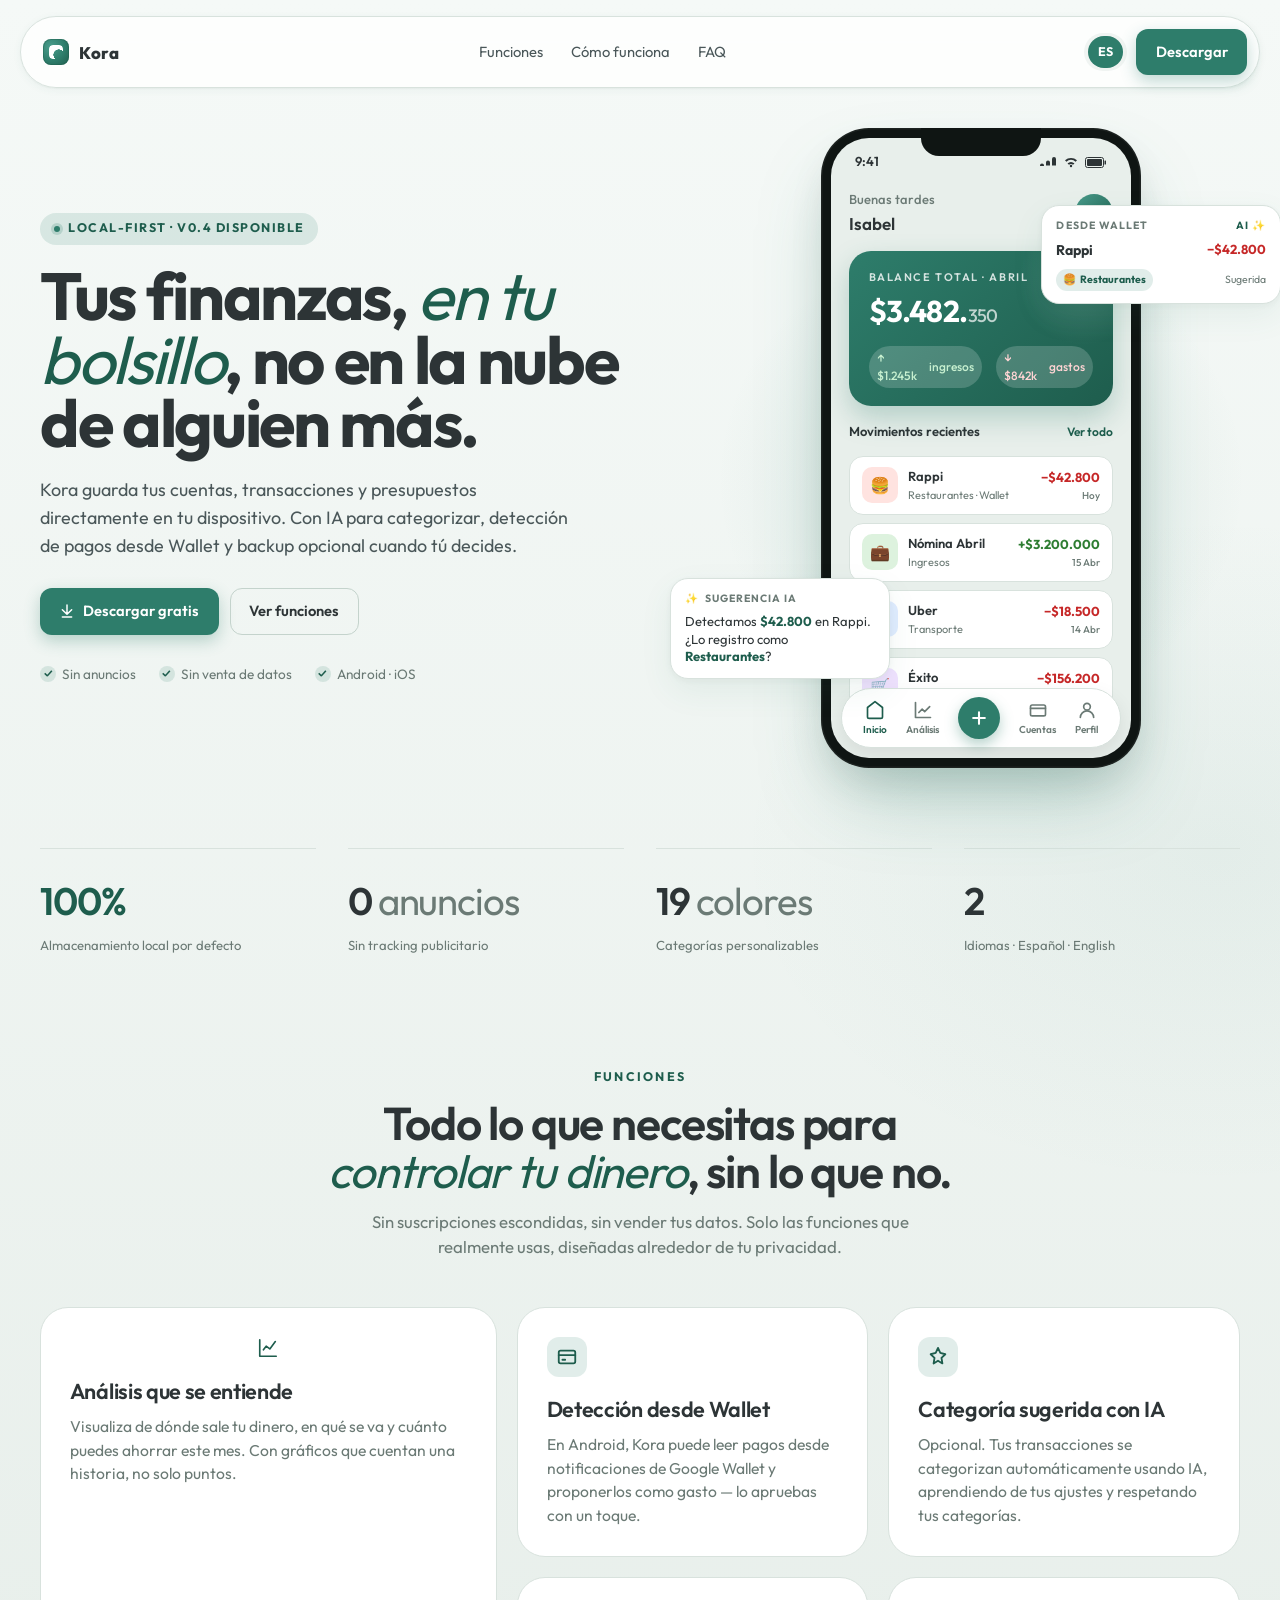
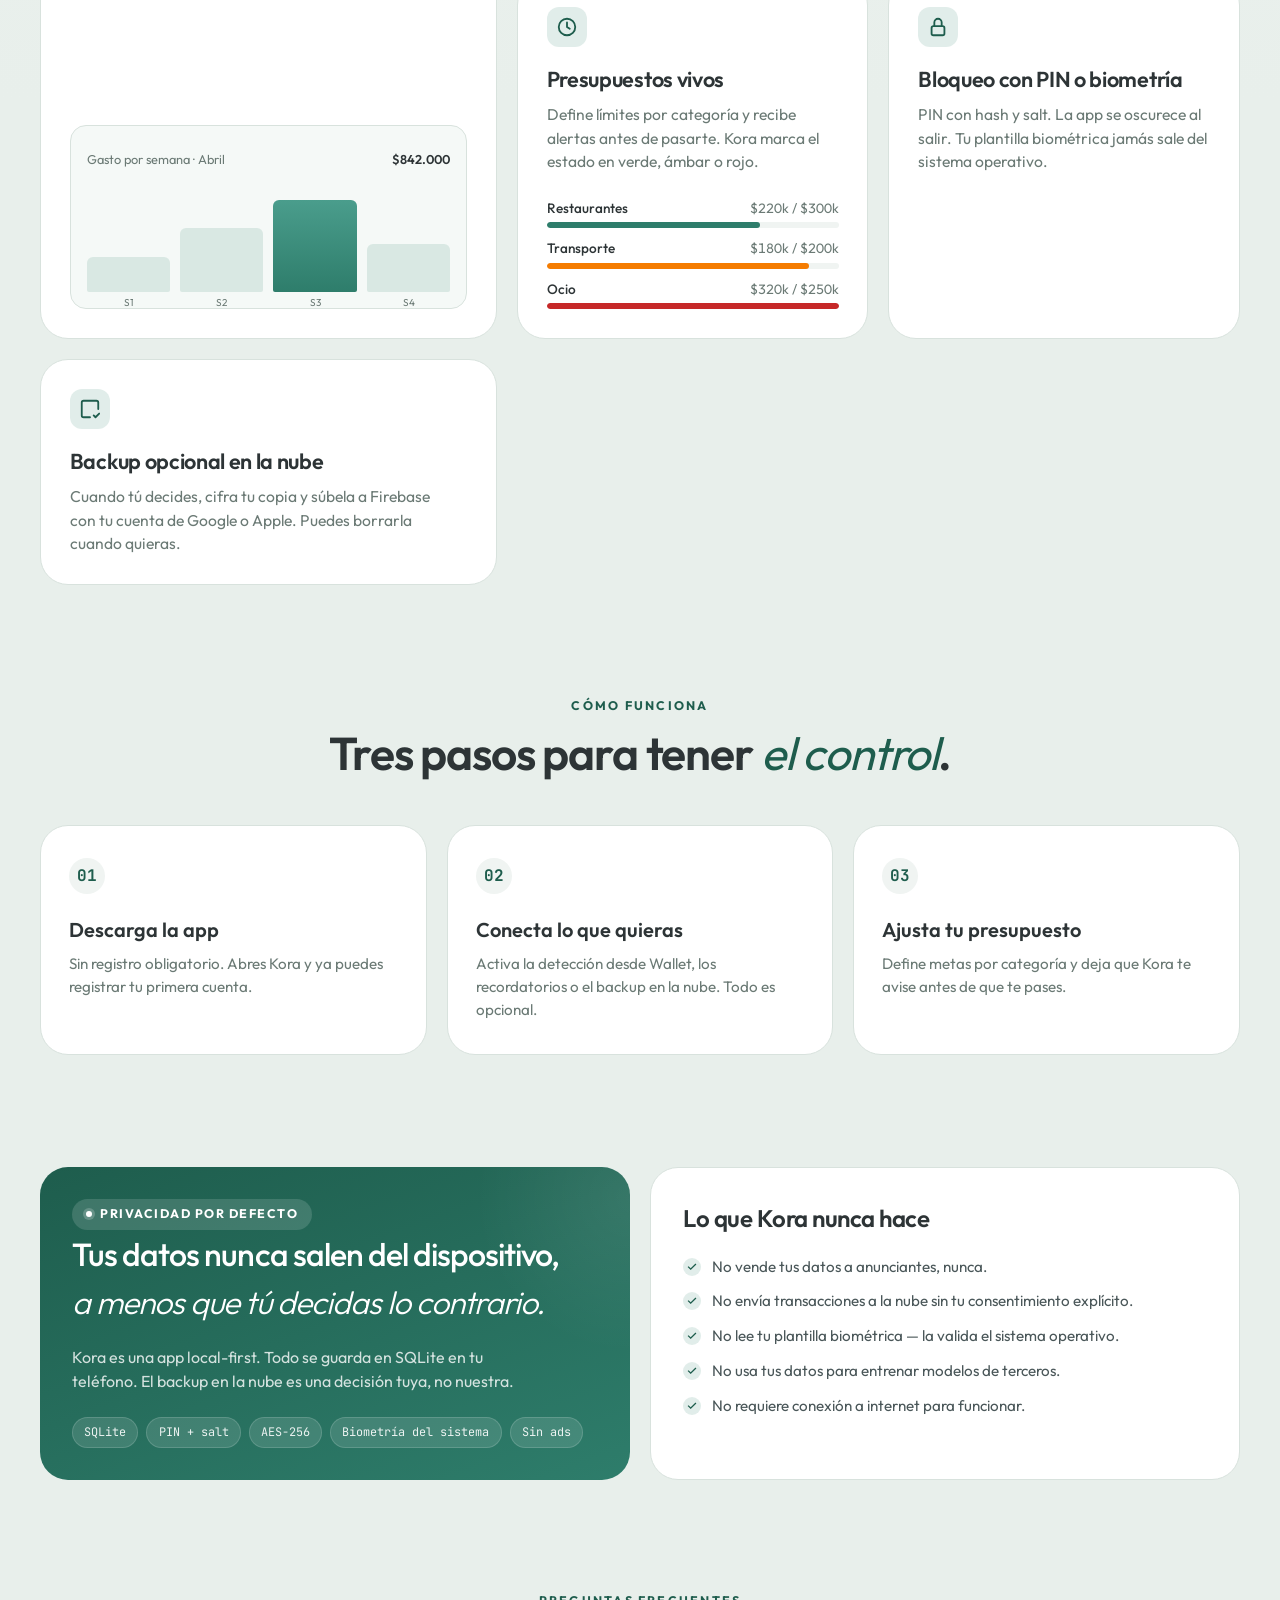
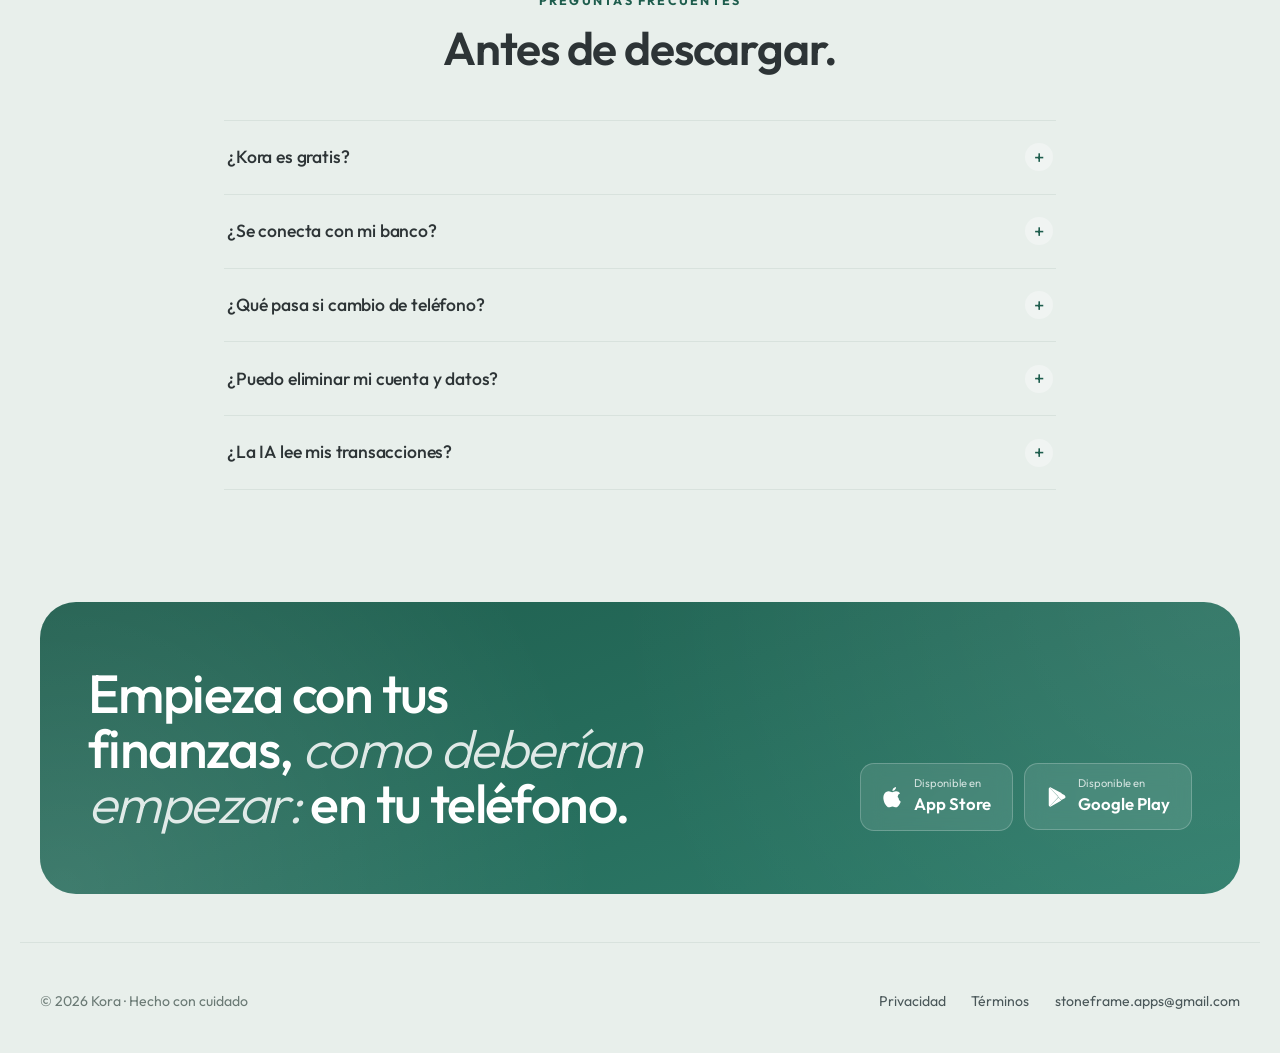
<file: index.html>
<!DOCTYPE html>
<html lang="es">
<head>
<meta charset="UTF-8" />
<meta name="viewport" content="width=device-width, initial-scale=1" />
<title>Kora — Finanzas personales con privacidad</title>
<meta name="description" content="Kora guarda tus cuentas, transacciones y presupuestos directamente en tu dispositivo. IA para categorizar, detección de pagos desde Wallet y backup opcional." />
<link rel="preconnect" href="https://fonts.googleapis.com">
<link rel="preconnect" href="https://fonts.gstatic.com" crossorigin>
<link href="https://fonts.googleapis.com/css2?family=Outfit:wght@300;400;500;600;700;800&family=JetBrains+Mono:wght@400;500&display=swap" rel="stylesheet">
<link rel="stylesheet" href="./styles.css" />
</head>
<body>

<!-- NAV -->
<div class="nav-wrap">
  <nav class="nav">
    <a href="./" class="brand"><span class="brand-mark"></span>Kora</a>
    <div class="nav-links">
      <a href="#features" data-i="features">Funciones</a>
      <a href="#how" data-i="how">Cómo funciona</a>
      <a href="#faq" data-i="faq">FAQ</a>
    </div>
    <div class="nav-cta">
      <div class="lang-switch" role="group" aria-label="Language">
        <button data-lang="es" class="active">ES</button>
        <button data-lang="en">EN</button>
      </div>
      <a href="#download" class="btn btn-primary" data-i="nav_cta">Descargar</a>
    </div>
  </nav>
</div>

<!-- HERO -->
<section class="hero" data-variant="editorial" id="hero">
  <div class="hero-inner">
    <div class="hero-copy-block reveal">
      <div class="eyebrow">
        <span class="dot"></span>
        <span data-i="eyebrow">Local-first · v0.4 disponible</span>
      </div>
      <h1 class="hero-title" data-i="title">
        Tus finanzas, <em data-i="title_em">en tu bolsillo</em>, no en la nube de alguien más.
      </h1>
      <p class="hero-sub" data-i="sub">
        Kora guarda tus cuentas, transacciones y presupuestos directamente en tu dispositivo.
        Con IA para categorizar, detección de pagos desde Wallet y backup opcional cuando tú decides.
      </p>
      <div class="hero-ctas">
        <a href="#download" class="btn btn-primary">
          <svg width="16" height="16" viewBox="0 0 24 24" fill="none" stroke="currentColor" stroke-width="2.2" stroke-linecap="round" stroke-linejoin="round"><path d="M12 3v14M5 10l7 7 7-7M5 21h14"/></svg>
          <span data-i="cta_primary">Descargar gratis</span>
        </a>
        <a href="#features" class="btn btn-outline"><span data-i="cta_secondary">Ver funciones</span></a>
      </div>
      <div class="hero-meta">
        <span class="item"><span class="check">&#10003;</span> <span data-i="meta1">Sin anuncios</span></span>
        <span class="item"><span class="check">&#10003;</span> <span data-i="meta2">Sin venta de datos</span></span>
        <span class="item"><span class="check">&#10003;</span> <span data-i="meta3">Android · iOS</span></span>
      </div>
    </div>

    <div class="phone-stage reveal">
      <!-- Floating wallet notification -->
      <div class="float-wallet">
        <div class="head"><span data-i="fw_from">DESDE WALLET</span><span>AI &#10024;</span></div>
        <div class="row">
          <div class="merchant">Rappi</div>
          <div class="amount">&minus;$42.800</div>
        </div>
        <div class="row" style="margin-top:2px;">
          <span class="tag">&#127828; <span data-i="fw_cat">Restaurantes</span></span>
          <span style="color:var(--muted); font-size: 10.5px; align-self:center;" data-i="fw_sugg">Sugerida</span>
        </div>
      </div>

      <!-- Phone mockup -->
      <div class="phone">
        <div class="phone-notch"></div>
        <div class="phone-screen">
          <div class="status-bar">
            <span>9:41</span>
            <div class="right">
              <svg width="18" height="12" viewBox="0 0 18 12" fill="none"><path d="M1 9.5a2 2 0 012-2 2 2 0 012 2v.5H1v-.5zM7 6.5a2 2 0 012-2 2 2 0 012 2v3H7v-3zM13 3a2 2 0 012-2 2 2 0 012 2v6.5h-4V3z" fill="currentColor"/></svg>
              <svg width="16" height="12" viewBox="0 0 16 12" fill="none"><path d="M8 2a9 9 0 00-6 2.3l1.4 1.4A7 7 0 018 3.8a7 7 0 014.6 1.9L14 4.3A9 9 0 008 2zM8 6a5 5 0 00-3.5 1.5L6 8.8A3 3 0 018 8a3 3 0 012 .8l1.5-1.3A5 5 0 008 6z" fill="currentColor"/><circle cx="8" cy="10" r="1.2" fill="currentColor"/></svg>
              <svg width="22" height="11" viewBox="0 0 22 11" fill="none"><rect x="0.5" y="0.5" width="18" height="10" rx="2" stroke="currentColor" fill="none"/><rect x="2" y="2" width="15" height="7" rx="1" fill="currentColor"/><rect x="19.5" y="3.5" width="1.5" height="4" rx="0.5" fill="currentColor"/></svg>
            </div>
          </div>

          <div class="app">
            <div class="app-header">
              <div>
                <div class="greeting" data-i="app_hello">Buenas tardes</div>
                <div class="username">Isabel</div>
              </div>
              <div class="avatar">IG</div>
            </div>

            <div class="balance-card">
              <div class="balance-label" data-i="app_balance">Balance total · Abril</div>
              <div class="balance-amount">$3.482.<small>350</small></div>
              <div class="balance-sub">
                <span class="balance-pill up">&uarr; $1.245k <span data-i="app_in">ingresos</span></span>
                <span class="balance-pill down">&darr; $842k <span data-i="app_out">gastos</span></span>
              </div>
            </div>

            <div class="section-title">
              <span data-i="app_recent">Movimientos recientes</span>
              <a href="#" data-i="app_all">Ver todo</a>
            </div>

            <div class="tx-list">
              <div class="tx">
                <div class="tx-icon food">&#127828;</div>
                <div class="tx-main">
                  <div class="name">Rappi</div>
                  <div class="cat" data-i="tx_food">Restaurantes · Wallet</div>
                </div>
                <div class="tx-amt neg">&minus;$42.800<span class="date" data-i="tx_today">Hoy</span></div>
              </div>
              <div class="tx">
                <div class="tx-icon income">&#128188;</div>
                <div class="tx-main">
                  <div class="name" data-i="tx_salary_n">Nómina Abril</div>
                  <div class="cat" data-i="tx_salary_c">Ingresos</div>
                </div>
                <div class="tx-amt pos">+$3.200.000<span class="date">15 Abr</span></div>
              </div>
              <div class="tx">
                <div class="tx-icon transport">&#128663;</div>
                <div class="tx-main">
                  <div class="name">Uber</div>
                  <div class="cat" data-i="tx_tr">Transporte</div>
                </div>
                <div class="tx-amt neg">&minus;$18.500<span class="date">14 Abr</span></div>
              </div>
              <div class="tx">
                <div class="tx-icon shop">&#128722;</div>
                <div class="tx-main">
                  <div class="name">Éxito</div>
                  <div class="cat" data-i="tx_sh">Mercado</div>
                </div>
                <div class="tx-amt neg">&minus;$156.200<span class="date">13 Abr</span></div>
              </div>
            </div>
          </div>

          <div class="phone-tabs">
            <div class="phone-tab active">
              <svg viewBox="0 0 24 24" fill="none" stroke="currentColor" stroke-width="2" stroke-linecap="round" stroke-linejoin="round"><path d="M3 9l9-7 9 7v11a2 2 0 01-2 2H5a2 2 0 01-2-2z"/></svg>
              <span data-i="tab1">Inicio</span>
            </div>
            <div class="phone-tab">
              <svg viewBox="0 0 24 24" fill="none" stroke="currentColor" stroke-width="2" stroke-linecap="round" stroke-linejoin="round"><path d="M3 3v18h18"/><path d="M7 15l4-4 3 3 6-6"/></svg>
              <span data-i="tab2">Análisis</span>
            </div>
            <div class="phone-tab fab">
              <svg viewBox="0 0 24 24" fill="none" stroke="currentColor" stroke-width="2.5" stroke-linecap="round"><path d="M12 5v14M5 12h14"/></svg>
            </div>
            <div class="phone-tab">
              <svg viewBox="0 0 24 24" fill="none" stroke="currentColor" stroke-width="2" stroke-linecap="round" stroke-linejoin="round"><rect x="3" y="6" width="18" height="13" rx="2"/><path d="M3 10h18"/></svg>
              <span data-i="tab3">Cuentas</span>
            </div>
            <div class="phone-tab">
              <svg viewBox="0 0 24 24" fill="none" stroke="currentColor" stroke-width="2" stroke-linecap="round" stroke-linejoin="round"><circle cx="12" cy="8" r="4"/><path d="M4 21a8 8 0 0116 0"/></svg>
              <span data-i="tab4">Perfil</span>
            </div>
          </div>
        </div>
      </div>

      <!-- AI floating hint -->
      <div class="float-ai">
        <div class="ai-head">&#10024; <span data-i="ai_t">SUGERENCIA IA</span></div>
        <div class="body" data-i="ai_body">Detectamos <b>$42.800</b> en Rappi. ¿Lo registro como <b>Restaurantes</b>?</div>
      </div>
    </div>
  </div>
</section>

<!-- TRUST STRIP -->
<section class="trust-strip reveal" id="stats">
  <div class="item">
    <div class="big"><em>100%</em></div>
    <div class="lbl" data-i="stat1">Almacenamiento local por defecto</div>
  </div>
  <div class="item">
    <div class="big">0 <span style="color:var(--muted); font-weight:400;" data-i="stat2s">anuncios</span></div>
    <div class="lbl" data-i="stat2">Sin tracking publicitario</div>
  </div>
  <div class="item">
    <div class="big">19 <span style="color:var(--muted); font-weight:400;" data-i="stat3s">colores</span></div>
    <div class="lbl" data-i="stat3">Categorías personalizables</div>
  </div>
  <div class="item">
    <div class="big">2</div>
    <div class="lbl" data-i="stat4">Idiomas · Español · English</div>
  </div>
</section>

<!-- FEATURES -->
<section class="block" id="features">
  <div class="section-head reveal">
    <div class="eyebrow-text" data-i="feat_eye">Funciones</div>
    <h2 data-i="feat_title">Todo lo que necesitas para <em data-i="feat_title_em">controlar tu dinero</em>, sin lo que no.</h2>
    <p data-i="feat_sub">Sin suscripciones escondidas, sin vender tus datos. Solo las funciones que realmente usas, diseñadas alrededor de tu privacidad.</p>
  </div>

  <div class="features">
    <article class="feature wide reveal">
      <div class="icon">
        <svg viewBox="0 0 24 24" fill="none" stroke="currentColor" stroke-width="1.8" stroke-linecap="round" stroke-linejoin="round"><path d="M3 3v18h18"/><path d="M7 14l3-4 4 3 6-8"/></svg>
      </div>
      <h3 data-i="f1_t">Análisis que se entiende</h3>
      <p data-i="f1_p">Visualiza de dónde sale tu dinero, en qué se va y cuánto puedes ahorrar este mes. Con gráficos que cuentan una historia, no solo puntos.</p>

      <div class="chart preview">
        <div class="chart-head">
          <span data-i="f1_ch_t">Gasto por semana · Abril</span>
          <b>$842.000</b>
        </div>
        <div class="bars">
          <div class="bar" style="height: 32%"><span>S1</span></div>
          <div class="bar" style="height: 58%"><span>S2</span></div>
          <div class="bar active" style="height: 84%"><span>S3</span></div>
          <div class="bar" style="height: 44%"><span>S4</span></div>
        </div>
      </div>
    </article>

    <article class="feature reveal">
      <div class="icon">
        <svg viewBox="0 0 24 24" fill="none" stroke="currentColor" stroke-width="2" stroke-linecap="round" stroke-linejoin="round"><rect x="3" y="5" width="18" height="14" rx="2"/><path d="M3 10h18M7 15h3"/></svg>
      </div>
      <h3 data-i="f2_t">Detección desde Wallet</h3>
      <p data-i="f2_p">En Android, Kora puede leer pagos desde notificaciones de Google Wallet y proponerlos como gasto — lo apruebas con un toque.</p>
    </article>

    <article class="feature reveal">
      <div class="icon">
        <svg viewBox="0 0 24 24" fill="none" stroke="currentColor" stroke-width="2" stroke-linecap="round" stroke-linejoin="round"><path d="M12 2l2.5 5.5L20 9l-4.2 4 1 6L12 16l-4.8 3 1-6L4 9l5.5-1.5z"/></svg>
      </div>
      <h3 data-i="f3_t">Categoría sugerida con IA</h3>
      <p data-i="f3_p">Opcional. Tus transacciones se categorizan automáticamente usando IA, aprendiendo de tus ajustes y respetando tus categorías.</p>
    </article>

    <article class="feature reveal">
      <div class="icon">
        <svg viewBox="0 0 24 24" fill="none" stroke="currentColor" stroke-width="2" stroke-linecap="round" stroke-linejoin="round"><circle cx="12" cy="12" r="9"/><path d="M12 7v5l3 2"/></svg>
      </div>
      <h3 data-i="f4_t">Presupuestos vivos</h3>
      <p data-i="f4_p">Define límites por categoría y recibe alertas antes de pasarte. Kora marca el estado en verde, ámbar o rojo.</p>

      <div class="budget-list preview">
        <div class="budget-row">
          <span class="lbl" data-i="f4_b1">Restaurantes</span>
          <span class="val">$220k / $300k</span>
          <div class="bar-track"><div class="bar-fill" style="width: 73%"></div></div>
        </div>
        <div class="budget-row">
          <span class="lbl" data-i="f4_b2">Transporte</span>
          <span class="val">$180k / $200k</span>
          <div class="bar-track"><div class="bar-fill warn" style="width: 90%"></div></div>
        </div>
        <div class="budget-row">
          <span class="lbl" data-i="f4_b3">Ocio</span>
          <span class="val">$320k / $250k</span>
          <div class="bar-track"><div class="bar-fill over" style="width: 100%"></div></div>
        </div>
      </div>
    </article>

    <article class="feature reveal">
      <div class="icon">
        <svg viewBox="0 0 24 24" fill="none" stroke="currentColor" stroke-width="2" stroke-linecap="round" stroke-linejoin="round"><rect x="5" y="11" width="14" height="10" rx="2"/><path d="M8 11V7a4 4 0 018 0v4"/></svg>
      </div>
      <h3 data-i="f5_t">Bloqueo con PIN o biometría</h3>
      <p data-i="f5_p">PIN con hash y salt. La app se oscurece al salir. Tu plantilla biométrica jamás sale del sistema operativo.</p>
    </article>

    <article class="feature reveal">
      <div class="icon">
        <svg viewBox="0 0 24 24" fill="none" stroke="currentColor" stroke-width="2" stroke-linecap="round" stroke-linejoin="round"><path d="M21 12V5a2 2 0 00-2-2H5a2 2 0 00-2 2v14a2 2 0 002 2h7"/><path d="M16 19l2 2 4-4"/></svg>
      </div>
      <h3 data-i="f6_t">Backup opcional en la nube</h3>
      <p data-i="f6_p">Cuando tú decides, cifra tu copia y súbela a Firebase con tu cuenta de Google o Apple. Puedes borrarla cuando quieras.</p>
    </article>
  </div>
</section>

<!-- HOW IT WORKS -->
<section class="block" id="how">
  <div class="section-head reveal">
    <div class="eyebrow-text" data-i="how_eye">Cómo funciona</div>
    <h2 data-i="how_title">Tres pasos para tener <em data-i="how_em">el control</em>.</h2>
  </div>
  <div class="flow">
    <div class="flow-step reveal">
      <div class="num mono">01</div>
      <h3 data-i="st1_t">Descarga la app</h3>
      <p data-i="st1_p">Sin registro obligatorio. Abres Kora y ya puedes registrar tu primera cuenta.</p>
    </div>
    <div class="flow-step reveal">
      <div class="num mono">02</div>
      <h3 data-i="st2_t">Conecta lo que quieras</h3>
      <p data-i="st2_p">Activa la detección desde Wallet, los recordatorios o el backup en la nube. Todo es opcional.</p>
    </div>
    <div class="flow-step reveal">
      <div class="num mono">03</div>
      <h3 data-i="st3_t">Ajusta tu presupuesto</h3>
      <p data-i="st3_p">Define metas por categoría y deja que Kora te avise antes de que te pases.</p>
    </div>
  </div>
</section>

<!-- PRIVACY -->
<section class="block" id="privacy">
  <div class="privacy-grid">
    <div class="privacy-card dark reveal">
      <div class="eyebrow" style="background: rgba(255,255,255,0.14); color: white;">
        <span class="dot" style="background: white; box-shadow: 0 0 0 3px rgba(255,255,255,0.2);"></span>
        <span data-i="pr_eye">PRIVACIDAD POR DEFECTO</span>
      </div>
      <h3 data-i="pr_h">Tus datos nunca salen del dispositivo, <em data-i="pr_h_em">a menos que tú decidas lo contrario.</em></h3>
      <p data-i="pr_p" style="color:rgba(255,255,255,0.8); margin-top: 1.2rem; max-width: 42ch;">
        Kora es una app local-first. Todo se guarda en SQLite en tu teléfono. El backup en la nube es una decisión tuya, no nuestra.
      </p>
      <div class="tech-strip">
        <span class="tech-pill">SQLite</span>
        <span class="tech-pill">PIN + salt</span>
        <span class="tech-pill">AES-256</span>
        <span class="tech-pill" data-i="pr_pill">Biometría del sistema</span>
        <span class="tech-pill" data-i="pr_pill2">Sin ads</span>
      </div>
    </div>
    <div class="privacy-card reveal">
      <h3 data-i="pr_list_t">Lo que Kora nunca hace</h3>
      <ul class="privacy-list">
        <li data-i="pr_l1">No vende tus datos a anunciantes, nunca.</li>
        <li data-i="pr_l2">No envía transacciones a la nube sin tu consentimiento explícito.</li>
        <li data-i="pr_l3">No lee tu plantilla biométrica — la valida el sistema operativo.</li>
        <li data-i="pr_l4">No usa tus datos para entrenar modelos de terceros.</li>
        <li data-i="pr_l5">No requiere conexión a internet para funcionar.</li>
      </ul>
    </div>
  </div>
</section>

<!-- FAQ -->
<section class="block" id="faq">
  <div class="section-head reveal">
    <div class="eyebrow-text" data-i="faq_eye">Preguntas frecuentes</div>
    <h2 data-i="faq_title">Antes de descargar.</h2>
  </div>
  <div class="faq">
    <details class="faq-item reveal">
      <summary class="faq-q"><h4 data-i="q1">¿Kora es gratis?</h4><span class="plus">+</span></summary>
      <p class="faq-a" data-i="a1">Sí. Kora es gratuita y sin anuncios. No vendemos datos ni ofrecemos un plan pagado por ahora.</p>
    </details>
    <details class="faq-item reveal">
      <summary class="faq-q"><h4 data-i="q2">¿Se conecta con mi banco?</h4><span class="plus">+</span></summary>
      <p class="faq-a" data-i="a2">No directamente. En Android puede leer pagos desde notificaciones de Google Wallet si tú lo activas. El resto lo registras tú — lo que mantiene tus credenciales seguras.</p>
    </details>
    <details class="faq-item reveal">
      <summary class="faq-q"><h4 data-i="q3">¿Qué pasa si cambio de teléfono?</h4><span class="plus">+</span></summary>
      <p class="faq-a" data-i="a3">Puedes exportar una copia local en cualquier momento, o activar el backup en la nube con tu cuenta de Google o Apple para restaurar desde otro dispositivo.</p>
    </details>
    <details class="faq-item reveal">
      <summary class="faq-q"><h4 data-i="q4">¿Puedo eliminar mi cuenta y datos?</h4><span class="plus">+</span></summary>
      <p class="faq-a" data-i="a4">Sí. Desde Configuración puedes eliminar todos los datos locales y, si usas backup en la nube, borrar la copia remota y la cuenta asociada.</p>
    </details>
    <details class="faq-item reveal">
      <summary class="faq-q"><h4 data-i="q5">¿La IA lee mis transacciones?</h4><span class="plus">+</span></summary>
      <p class="faq-a" data-i="a5">Solo si activas la sugerencia de categoría con IA. En ese caso se envía el comercio, monto y texto de la notificación a Firebase AI para proponer una categoría. Puedes desactivarla en cualquier momento.</p>
    </details>
  </div>
</section>

<!-- FINAL CTA -->
<section class="final-cta reveal" id="download">
  <div class="final-card">
    <h2 data-i="fin_t">Empieza con tus finanzas, <em data-i="fin_em">como deberían empezar:</em> en tu teléfono.</h2>
    <div class="store-ctas">
      <a href="#" class="store-btn">
        <svg viewBox="0 0 24 24" fill="currentColor"><path d="M17.05 12.04a4.5 4.5 0 012.67-4.12 5.3 5.3 0 00-4.2-2.27c-1.78-.18-3.5 1.05-4.4 1.05-.93 0-2.33-1.03-3.83-1-1.97.03-3.8 1.15-4.82 2.92-2.06 3.57-.52 8.82 1.47 11.71 1 1.42 2.16 3 3.67 2.95 1.48-.06 2.03-.95 3.82-.95 1.77 0 2.29.95 3.83.92 1.59-.03 2.59-1.43 3.55-2.86a12.6 12.6 0 001.63-3.33 4.34 4.34 0 01-2.39-3.92zM14.3 3.92A4.3 4.3 0 0015.32 1a4.4 4.4 0 00-2.85 1.48c-.62.71-1.17 1.86-1.02 2.96 1.15.09 2.32-.59 2.85-1.52z"/></svg>
        <span><span class="small" data-i="app_store_s">Disponible en</span><span class="big">App Store</span></span>
      </a>
      <a href="#" class="store-btn">
        <svg viewBox="0 0 24 24" fill="currentColor"><path d="M3.6 1.8a2 2 0 00-.6 1.4v17.6a2 2 0 00.6 1.4l.1.1L13 12.5v-1L3.7 1.7l-.1.1zM16.8 15.8L13.6 12.6 3.9 22.3c.4.3.9.3 1.4 0l11.5-6.5M20.5 10.2l-3.7-2.1-3.7 3.7 3.7 3.6 3.7-2.1a1.5 1.5 0 000-2.6M5.3 1.7c-.5-.3-1-.3-1.4 0l9.7 9.8 3.7-3.7L5.3 1.7z"/></svg>
        <span><span class="small" data-i="play_store_s">Disponible en</span><span class="big">Google Play</span></span>
      </a>
    </div>
  </div>
</section>

<footer>
  <div>&copy; 2026 Kora · <span data-i="foot_m">Hecho con cuidado</span></div>
  <div class="links">
    <a href="./privacy.html" data-i="foot_1">Privacidad</a>
    <a href="./terms.html" data-i="foot_2">Términos</a>
    <a href="mailto:stoneframe.apps@gmail.com">stoneframe.apps@gmail.com</a>
  </div>
</footer>

<script>
const I18N = {
  es: {
    features: "Funciones", how: "Cómo funciona", privacy: "Privacidad", faq: "FAQ",
    nav_cta: "Descargar",
    eyebrow: "Local-first · v0.4 disponible",
    title: "Tus finanzas, ", title_em: "en tu bolsillo",
    title_after: ", no en la nube de alguien más.",
    sub: "Kora guarda tus cuentas, transacciones y presupuestos directamente en tu dispositivo. Con IA para categorizar, detección de pagos desde Wallet y backup opcional cuando tú decides.",
    cta_primary: "Descargar gratis", cta_secondary: "Ver funciones",
    meta1: "Sin anuncios", meta2: "Sin venta de datos", meta3: "Android · iOS",
    app_hello: "Buenas tardes", app_balance: "Balance total · Abril",
    app_in: "ingresos", app_out: "gastos",
    app_recent: "Movimientos recientes", app_all: "Ver todo",
    tx_food: "Restaurantes · Wallet", tx_today: "Hoy",
    tx_salary_n: "Nómina Abril", tx_salary_c: "Ingresos",
    tx_tr: "Transporte", tx_sh: "Mercado",
    tab1: "Inicio", tab2: "Análisis", tab3: "Cuentas", tab4: "Perfil",
    fw_from: "DESDE WALLET", fw_cat: "Restaurantes", fw_sugg: "Sugerida",
    ai_t: "SUGERENCIA IA",
    ai_body: "Detectamos <b>$42.800</b> en Rappi. ¿Lo registro como <b>Restaurantes</b>?",
    stat1: "Almacenamiento local por defecto",
    stat2s: "anuncios", stat2: "Sin tracking publicitario",
    stat3s: "colores", stat3: "Categorías personalizables",
    stat4: "Idiomas · Español · English",
    feat_eye: "Funciones",
    feat_title: "Todo lo que necesitas para ", feat_title_em: "controlar tu dinero",
    feat_title_after: ", sin lo que no.",
    feat_sub: "Sin suscripciones escondidas, sin vender tus datos. Solo las funciones que realmente usas, diseñadas alrededor de tu privacidad.",
    f1_t: "Análisis que se entiende",
    f1_p: "Visualiza de dónde sale tu dinero, en qué se va y cuánto puedes ahorrar este mes. Con gráficos que cuentan una historia, no solo puntos.",
    f1_ch_t: "Gasto por semana · Abril",
    f2_t: "Detección desde Wallet",
    f2_p: "En Android, Kora puede leer pagos desde notificaciones de Google Wallet y proponerlos como gasto — lo apruebas con un toque.",
    f3_t: "Categoría sugerida con IA",
    f3_p: "Opcional. Tus transacciones se categorizan automáticamente usando IA, aprendiendo de tus ajustes y respetando tus categorías.",
    f4_t: "Presupuestos vivos",
    f4_p: "Define límites por categoría y recibe alertas antes de pasarte. Kora marca el estado en verde, ámbar o rojo.",
    f4_b1: "Restaurantes", f4_b2: "Transporte", f4_b3: "Ocio",
    f5_t: "Bloqueo con PIN o biometría",
    f5_p: "PIN con hash y salt. La app se oscurece al salir. Tu plantilla biométrica jamás sale del sistema operativo.",
    f6_t: "Backup opcional en la nube",
    f6_p: "Cuando tú decides, cifra tu copia y súbela a Firebase con tu cuenta de Google o Apple. Puedes borrarla cuando quieras.",
    how_eye: "Cómo funciona",
    how_title: "Tres pasos para tener ", how_em: "el control", how_after: ".",
    st1_t: "Descarga la app", st1_p: "Sin registro obligatorio. Abres Kora y ya puedes registrar tu primera cuenta.",
    st2_t: "Conecta lo que quieras", st2_p: "Activa la detección desde Wallet, los recordatorios o el backup en la nube. Todo es opcional.",
    st3_t: "Ajusta tu presupuesto", st3_p: "Define metas por categoría y deja que Kora te avise antes de que te pases.",
    pr_eye: "PRIVACIDAD POR DEFECTO",
    pr_h: "Tus datos nunca salen del dispositivo, ", pr_h_em: "a menos que tú decidas lo contrario.",
    pr_p: "Kora es una app local-first. Todo se guarda en SQLite en tu teléfono. El backup en la nube es una decisión tuya, no nuestra.",
    pr_pill: "Biometría del sistema", pr_pill2: "Sin ads",
    pr_list_t: "Lo que Kora nunca hace",
    pr_l1: "No vende tus datos a anunciantes, nunca.",
    pr_l2: "No envía transacciones a la nube sin tu consentimiento explícito.",
    pr_l3: "No lee tu plantilla biométrica — la valida el sistema operativo.",
    pr_l4: "No usa tus datos para entrenar modelos de terceros.",
    pr_l5: "No requiere conexión a internet para funcionar.",
    faq_eye: "Preguntas frecuentes", faq_title: "Antes de descargar.",
    q1: "¿Kora es gratis?", a1: "Sí. Kora es gratuita y sin anuncios. No vendemos datos ni ofrecemos un plan pagado por ahora.",
    q2: "¿Se conecta con mi banco?", a2: "No directamente. En Android puede leer pagos desde notificaciones de Google Wallet si tú lo activas. El resto lo registras tú — lo que mantiene tus credenciales seguras.",
    q3: "¿Qué pasa si cambio de teléfono?", a3: "Puedes exportar una copia local en cualquier momento, o activar el backup en la nube con tu cuenta de Google o Apple para restaurar desde otro dispositivo.",
    q4: "¿Puedo eliminar mi cuenta y datos?", a4: "Sí. Desde Configuración puedes eliminar todos los datos locales y, si usas backup en la nube, borrar la copia remota y la cuenta asociada.",
    q5: "¿La IA lee mis transacciones?", a5: "Solo si activas la sugerencia de categoría con IA. En ese caso se envía el comercio, monto y texto de la notificación a Firebase AI para proponer una categoría. Puedes desactivarla en cualquier momento.",
    fin_t: "Empieza con tus finanzas, ", fin_em: "como deberían empezar:", fin_after: " en tu teléfono.",
    app_store_s: "Disponible en", play_store_s: "Disponible en",
    foot_m: "Hecho con cuidado", foot_1: "Privacidad", foot_2: "Términos"
  },
  en: {
    features: "Features", how: "How it works", privacy: "Privacy", faq: "FAQ",
    nav_cta: "Download",
    eyebrow: "Local-first · v0.4 available",
    title: "Your finances, ", title_em: "in your pocket",
    title_after: ", not in someone else's cloud.",
    sub: "Kora stores your accounts, transactions, and budgets directly on your device. AI categorization, Wallet payment detection, and optional backup — on your terms.",
    cta_primary: "Download free", cta_secondary: "See features",
    meta1: "No ads", meta2: "No data selling", meta3: "Android · iOS",
    app_hello: "Good afternoon", app_balance: "Total balance · April",
    app_in: "income", app_out: "expenses",
    app_recent: "Recent activity", app_all: "See all",
    tx_food: "Restaurants · Wallet", tx_today: "Today",
    tx_salary_n: "Payroll April", tx_salary_c: "Income",
    tx_tr: "Transport", tx_sh: "Groceries",
    tab1: "Home", tab2: "Insights", tab3: "Accounts", tab4: "Profile",
    fw_from: "FROM WALLET", fw_cat: "Restaurants", fw_sugg: "Suggested",
    ai_t: "AI SUGGESTION",
    ai_body: "We detected <b>$42,800</b> at Rappi. Log as <b>Restaurants</b>?",
    stat1: "Local storage by default",
    stat2s: "ads", stat2: "No ad tracking",
    stat3s: "colors", stat3: "Customizable categories",
    stat4: "Languages · Español · English",
    feat_eye: "Features",
    feat_title: "Everything you need to ", feat_title_em: "control your money",
    feat_title_after: ", nothing you don't.",
    feat_sub: "No hidden subscriptions, no selling your data. Just the features you actually use, designed around your privacy.",
    f1_t: "Insights you get",
    f1_p: "See where your money comes from, where it goes, and how much you can save. With charts that tell a story, not just dots.",
    f1_ch_t: "Weekly spend · April",
    f2_t: "Wallet detection",
    f2_p: "On Android, Kora can read payments from Google Wallet notifications and suggest them as expenses — approve with one tap.",
    f3_t: "AI-suggested categories",
    f3_p: "Optional. Your transactions get categorized automatically, learning from your adjustments and respecting your categories.",
    f4_t: "Living budgets",
    f4_p: "Set limits per category and get alerts before you overspend. Kora marks status in green, amber, or red.",
    f4_b1: "Restaurants", f4_b2: "Transport", f4_b3: "Leisure",
    f5_t: "PIN or biometric lock",
    f5_p: "Salted PIN hash. The app blurs when you leave. Your biometric template never leaves the operating system.",
    f6_t: "Optional cloud backup",
    f6_p: "When you decide, encrypt your copy and upload to Firebase with Google or Apple. Delete anytime.",
    how_eye: "How it works",
    how_title: "Three steps to ", how_em: "take control", how_after: ".",
    st1_t: "Download the app", st1_p: "No mandatory signup. Open Kora and register your first account right away.",
    st2_t: "Enable what you want", st2_p: "Turn on Wallet detection, reminders, or cloud backup. Everything is optional.",
    st3_t: "Set your budget", st3_p: "Define goals per category and let Kora warn you before you overspend.",
    pr_eye: "PRIVACY BY DEFAULT",
    pr_h: "Your data never leaves your device, ", pr_h_em: "unless you decide otherwise.",
    pr_p: "Kora is a local-first app. Everything stores to SQLite on your phone. Cloud backup is your decision, not ours.",
    pr_pill: "System biometrics", pr_pill2: "No ads",
    pr_list_t: "What Kora never does",
    pr_l1: "Never sells your data to advertisers.",
    pr_l2: "Never sends transactions to the cloud without your explicit consent.",
    pr_l3: "Never reads your biometric template — it's validated by the OS.",
    pr_l4: "Never uses your data to train third-party models.",
    pr_l5: "Never requires internet to work.",
    faq_eye: "Frequently asked questions", faq_title: "Before you download.",
    q1: "Is Kora free?", a1: "Yes. Kora is free and ad-free. We don't sell data and there's no paid plan for now.",
    q2: "Does it connect to my bank?", a2: "Not directly. On Android it can read payments from Google Wallet notifications if you enable it. The rest you log yourself — which keeps your credentials safe.",
    q3: "What if I switch phones?", a3: "You can export a local backup anytime, or enable cloud backup with your Google or Apple account to restore on another device.",
    q4: "Can I delete my account and data?", a4: "Yes. From Settings you can delete all local data and, if you use cloud backup, remove the remote copy and associated account.",
    q5: "Does the AI read my transactions?", a5: "Only if you enable AI category suggestion. In that case the merchant, amount, and notification text are sent to Firebase AI to propose a category. You can turn it off anytime.",
    fin_t: "Start with your finances, ", fin_em: "the way they should start:", fin_after: " in your phone.",
    app_store_s: "Download on", play_store_s: "Get it on",
    foot_m: "Made with care", foot_1: "Privacy", foot_2: "Terms"
  }
};

function applyLang(lang) {
  const t = I18N[lang];
  if (!t) return;
  document.documentElement.lang = lang;
  document.querySelectorAll('[data-i]').forEach(el => {
    const key = el.getAttribute('data-i');
    if (t[key] !== undefined) el.innerHTML = t[key];
  });
  document.querySelector('h1.hero-title').innerHTML =
    t.title + '<em>' + t.title_em + '</em>' + t.title_after;
  document.querySelector('#features .section-head h2').innerHTML =
    t.feat_title + '<em>' + t.feat_title_em + '</em>' + t.feat_title_after;
  document.querySelector('#how .section-head h2').innerHTML =
    t.how_title + '<em>' + t.how_em + '</em>' + t.how_after;
  document.querySelector('#privacy .privacy-card.dark h3').innerHTML =
    t.pr_h + '<em>' + t.pr_h_em + '</em>';
  document.querySelector('#download h2').innerHTML =
    t.fin_t + '<em>' + t.fin_em + '</em>' + t.fin_after;

  document.querySelectorAll('.lang-switch button').forEach(b => {
    b.classList.toggle('active', b.dataset.lang === lang);
  });

  try { localStorage.setItem('kora-lang', lang); } catch (_) {}
}

document.querySelectorAll('.lang-switch button').forEach(b => {
  b.addEventListener('click', () => applyLang(b.dataset.lang));
});

const preferred = (() => {
  try { return localStorage.getItem('kora-lang'); } catch (_) { return null; }
})();
applyLang(preferred || 'es');

// Reveal on scroll
const io = new IntersectionObserver((entries) => {
  entries.forEach(e => {
    if (e.isIntersecting) { e.target.classList.add('in'); io.unobserve(e.target); }
  });
}, { threshold: 0.12 });
document.querySelectorAll('.reveal').forEach(el => io.observe(el));
</script>
</body>
</html>
</file>
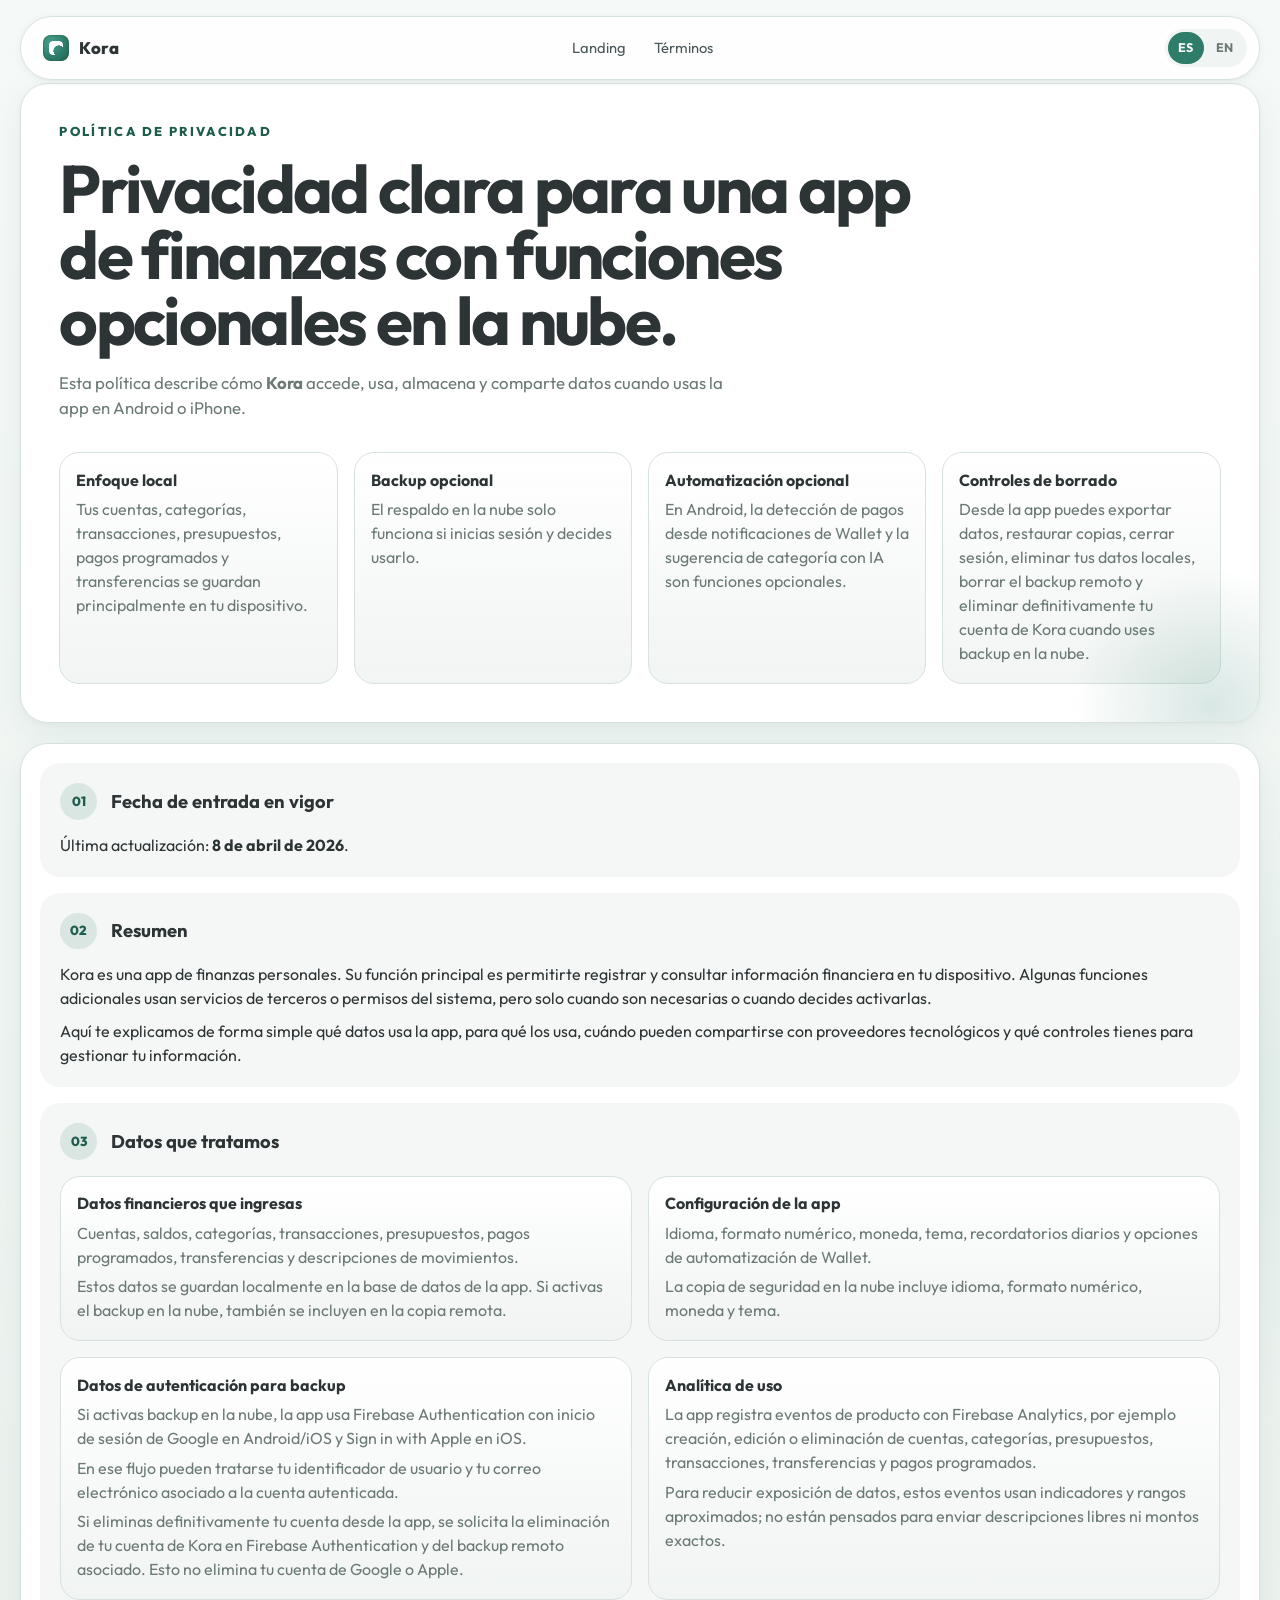
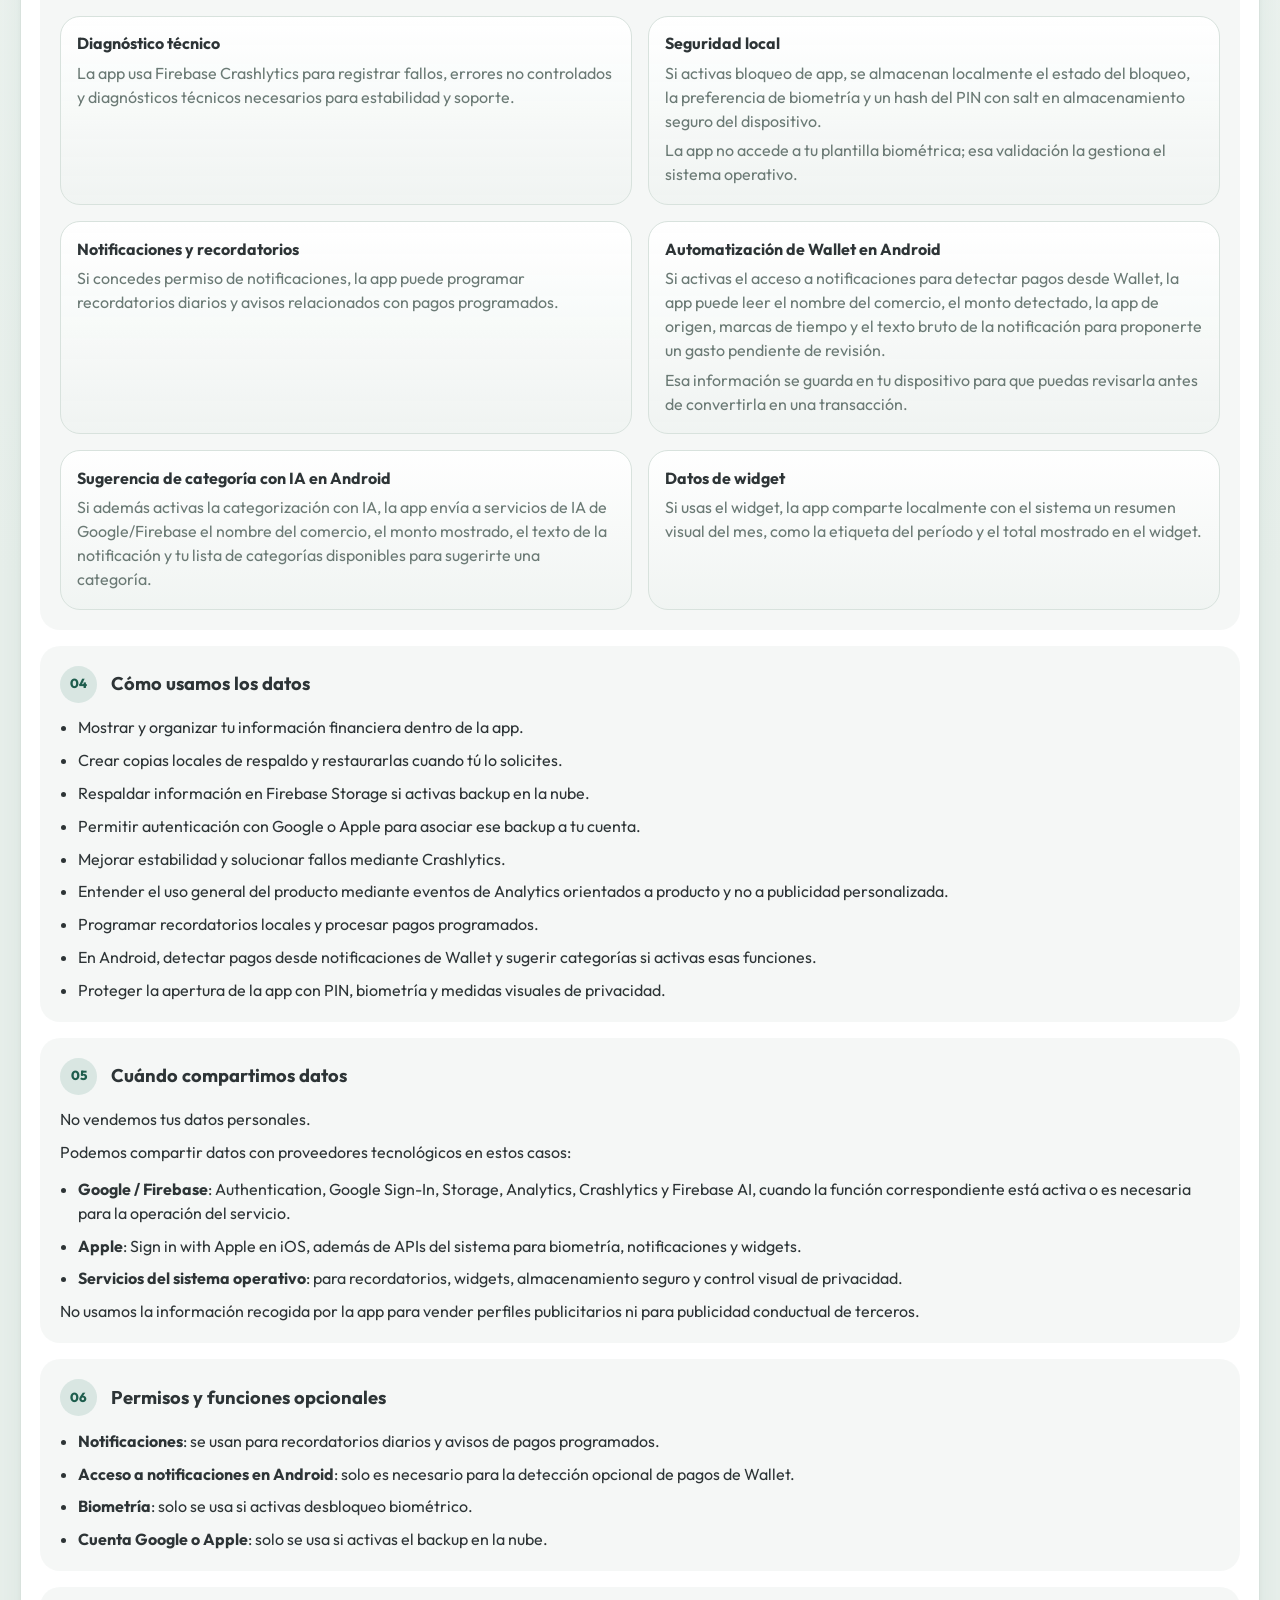
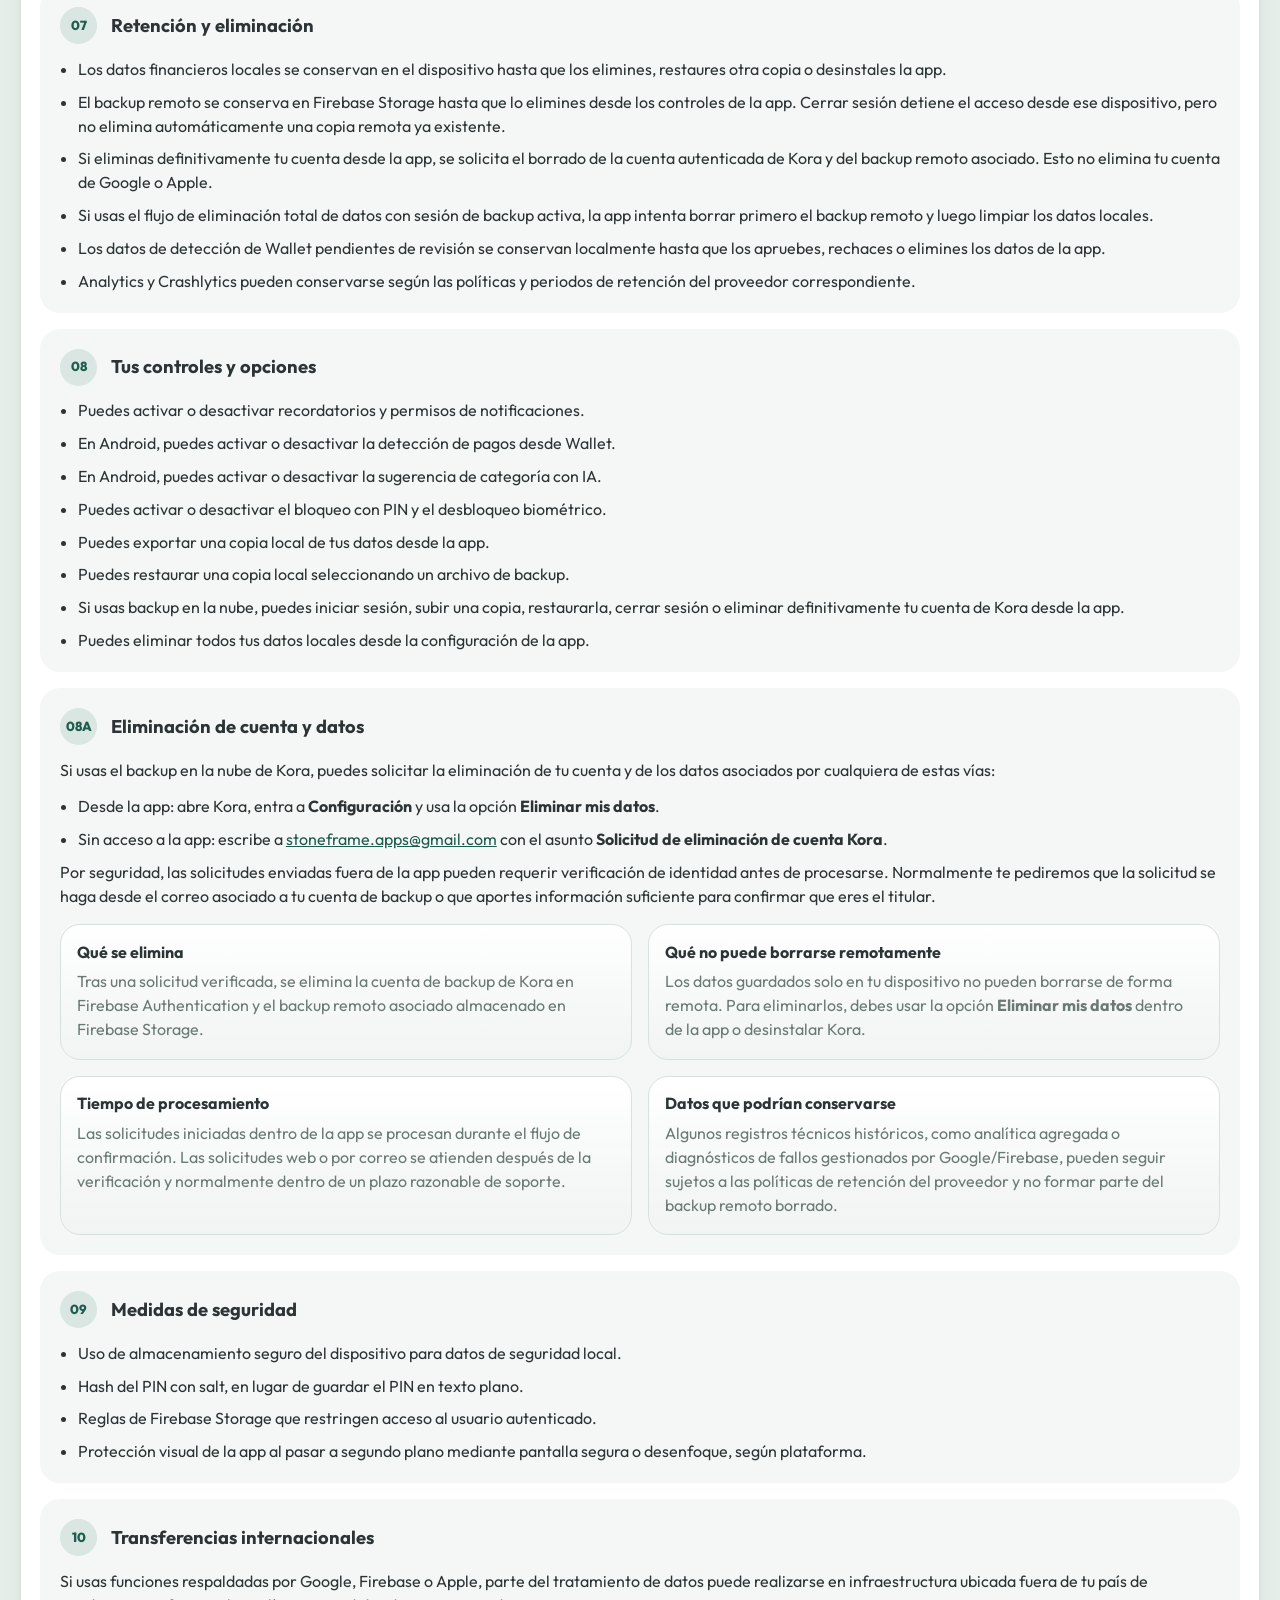
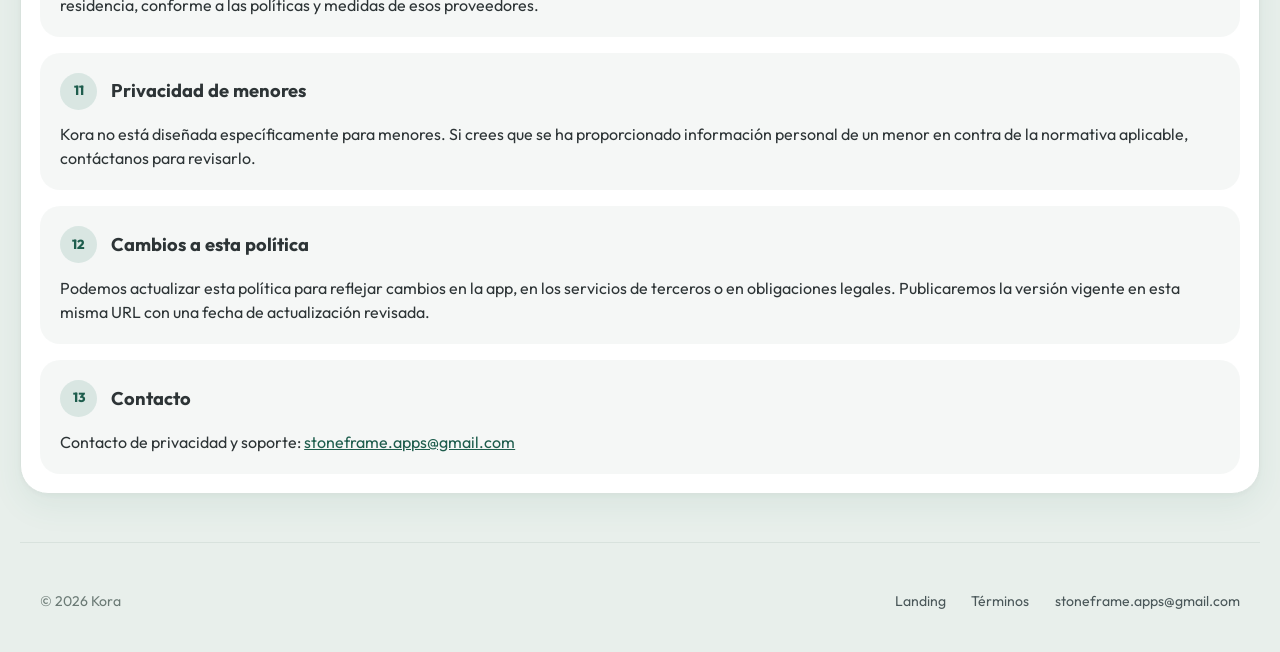
<file: privacy.html>
<!DOCTYPE html>
<html lang="es">
<head>
<meta charset="UTF-8" />
<meta name="viewport" content="width=device-width, initial-scale=1" />
<title>Kora — Política de privacidad</title>
<meta name="description" content="Política de privacidad de Kora: almacenamiento local, backup opcional en la nube, analítica, diagnósticos y controles de eliminación de datos." />
<link rel="preconnect" href="https://fonts.googleapis.com">
<link rel="preconnect" href="https://fonts.gstatic.com" crossorigin>
<link href="https://fonts.googleapis.com/css2?family=Outfit:wght@300;400;500;600;700;800&family=JetBrains+Mono:wght@400;500&display=swap" rel="stylesheet">
<link rel="stylesheet" href="./styles.css" />
</head>
<body>

<div class="nav-wrap">
  <nav class="nav">
    <a href="./" class="brand"><span class="brand-mark"></span>Kora</a>
    <div class="nav-links">
      <a href="./">Landing</a>
      <a href="./terms.html" data-i="nav_terms">Términos</a>
    </div>
    <div class="nav-cta">
      <div class="lang-switch" role="group" aria-label="Language">
        <button data-lang-target="es" class="active">ES</button>
        <button data-lang-target="en">EN</button>
      </div>
    </div>
  </nav>
</div>

<div class="page-shell">
  <main>
    <section class="policy-hero">
      <p class="eyebrow-text" data-lang="es">Política de privacidad</p>
      <p class="eyebrow-text" data-lang="en">Privacy policy</p>
      <h1 data-lang="es">Privacidad clara para una app de finanzas con funciones opcionales en la nube.</h1>
      <h1 data-lang="en">Clear privacy terms for a finance app with optional cloud features.</h1>
      <p class="policy-hero-copy" data-lang="es">
        Esta política describe cómo <strong>Kora</strong> accede, usa, almacena y
        comparte datos cuando usas la app en Android o iPhone.
      </p>
      <p class="policy-hero-copy" data-lang="en">
        This policy explains how <strong>Kora</strong> accesses, uses, stores, and
        shares data when you use the app on Android or iPhone.
      </p>

      <div class="policy-hero-grid">
        <article class="policy-hero-card">
          <h2 data-lang="es">Enfoque local</h2>
          <h2 data-lang="en">Local-first</h2>
          <p data-lang="es">Tus cuentas, categorías, transacciones, presupuestos, pagos programados y transferencias se guardan principalmente en tu dispositivo.</p>
          <p data-lang="en">Your accounts, categories, transactions, budgets, scheduled payments, and transfers are primarily stored on your device.</p>
        </article>
        <article class="policy-hero-card">
          <h2 data-lang="es">Backup opcional</h2>
          <h2 data-lang="en">Optional backup</h2>
          <p data-lang="es">El respaldo en la nube solo funciona si inicias sesión y decides usarlo.</p>
          <p data-lang="en">Cloud backup only works if you sign in and choose to use it.</p>
        </article>
        <article class="policy-hero-card">
          <h2 data-lang="es">Automatización opcional</h2>
          <h2 data-lang="en">Optional automation</h2>
          <p data-lang="es">En Android, la detección de pagos desde notificaciones de Wallet y la sugerencia de categoría con IA son funciones opcionales.</p>
          <p data-lang="en">On Android, Wallet payment detection from notifications and AI category suggestion are optional features.</p>
        </article>
        <article class="policy-hero-card">
          <h2 data-lang="es">Controles de borrado</h2>
          <h2 data-lang="en">Deletion controls</h2>
          <p data-lang="es">Desde la app puedes exportar datos, restaurar copias, cerrar sesión, eliminar tus datos locales, borrar el backup remoto y eliminar definitivamente tu cuenta de Kora cuando uses backup en la nube.</p>
          <p data-lang="en">From the app you can export data, restore backups, sign out, delete local data, remove the remote backup, and permanently delete your Kora account when you use cloud backup.</p>
        </article>
      </div>
    </section>

    <article class="policy" data-lang="es">
      <section class="policy-section">
        <div class="section-heading"><span>01</span><h2>Fecha de entrada en vigor</h2></div>
        <p>Última actualización: <strong>8 de abril de 2026</strong>.</p>
      </section>

      <section class="policy-section">
        <div class="section-heading"><span>02</span><h2>Resumen</h2></div>
        <p>Kora es una app de finanzas personales. Su función principal es permitirte registrar y consultar información financiera en tu dispositivo. Algunas funciones adicionales usan servicios de terceros o permisos del sistema, pero solo cuando son necesarias o cuando decides activarlas.</p>
        <p>Aquí te explicamos de forma simple qué datos usa la app, para qué los usa, cuándo pueden compartirse con proveedores tecnológicos y qué controles tienes para gestionar tu información.</p>
      </section>

      <section class="policy-section">
        <div class="section-heading"><span>03</span><h2>Datos que tratamos</h2></div>
        <div class="data-grid">
          <article class="data-card">
            <h3>Datos financieros que ingresas</h3>
            <p>Cuentas, saldos, categorías, transacciones, presupuestos, pagos programados, transferencias y descripciones de movimientos.</p>
            <p>Estos datos se guardan localmente en la base de datos de la app. Si activas el backup en la nube, también se incluyen en la copia remota.</p>
          </article>
          <article class="data-card">
            <h3>Configuración de la app</h3>
            <p>Idioma, formato numérico, moneda, tema, recordatorios diarios y opciones de automatización de Wallet.</p>
            <p>La copia de seguridad en la nube incluye idioma, formato numérico, moneda y tema.</p>
          </article>
          <article class="data-card">
            <h3>Datos de autenticación para backup</h3>
            <p>Si activas backup en la nube, la app usa Firebase Authentication con inicio de sesión de Google en Android/iOS y Sign in with Apple en iOS.</p>
            <p>En ese flujo pueden tratarse tu identificador de usuario y tu correo electrónico asociado a la cuenta autenticada.</p>
            <p>Si eliminas definitivamente tu cuenta desde la app, se solicita la eliminación de tu cuenta de Kora en Firebase Authentication y del backup remoto asociado. Esto no elimina tu cuenta de Google o Apple.</p>
          </article>
          <article class="data-card">
            <h3>Analítica de uso</h3>
            <p>La app registra eventos de producto con Firebase Analytics, por ejemplo creación, edición o eliminación de cuentas, categorías, presupuestos, transacciones, transferencias y pagos programados.</p>
            <p>Para reducir exposición de datos, estos eventos usan indicadores y rangos aproximados; no están pensados para enviar descripciones libres ni montos exactos.</p>
          </article>
          <article class="data-card">
            <h3>Diagnóstico técnico</h3>
            <p>La app usa Firebase Crashlytics para registrar fallos, errores no controlados y diagnósticos técnicos necesarios para estabilidad y soporte.</p>
          </article>
          <article class="data-card">
            <h3>Seguridad local</h3>
            <p>Si activas bloqueo de app, se almacenan localmente el estado del bloqueo, la preferencia de biometría y un hash del PIN con salt en almacenamiento seguro del dispositivo.</p>
            <p>La app no accede a tu plantilla biométrica; esa validación la gestiona el sistema operativo.</p>
          </article>
          <article class="data-card">
            <h3>Notificaciones y recordatorios</h3>
            <p>Si concedes permiso de notificaciones, la app puede programar recordatorios diarios y avisos relacionados con pagos programados.</p>
          </article>
          <article class="data-card">
            <h3>Automatización de Wallet en Android</h3>
            <p>Si activas el acceso a notificaciones para detectar pagos desde Wallet, la app puede leer el nombre del comercio, el monto detectado, la app de origen, marcas de tiempo y el texto bruto de la notificación para proponerte un gasto pendiente de revisión.</p>
            <p>Esa información se guarda en tu dispositivo para que puedas revisarla antes de convertirla en una transacción.</p>
          </article>
          <article class="data-card">
            <h3>Sugerencia de categoría con IA en Android</h3>
            <p>Si además activas la categorización con IA, la app envía a servicios de IA de Google/Firebase el nombre del comercio, el monto mostrado, el texto de la notificación y tu lista de categorías disponibles para sugerirte una categoría.</p>
          </article>
          <article class="data-card">
            <h3>Datos de widget</h3>
            <p>Si usas el widget, la app comparte localmente con el sistema un resumen visual del mes, como la etiqueta del período y el total mostrado en el widget.</p>
          </article>
        </div>
      </section>

      <section class="policy-section">
        <div class="section-heading"><span>04</span><h2>Cómo usamos los datos</h2></div>
        <ul class="policy-list">
          <li>Mostrar y organizar tu información financiera dentro de la app.</li>
          <li>Crear copias locales de respaldo y restaurarlas cuando tú lo solicites.</li>
          <li>Respaldar información en Firebase Storage si activas backup en la nube.</li>
          <li>Permitir autenticación con Google o Apple para asociar ese backup a tu cuenta.</li>
          <li>Mejorar estabilidad y solucionar fallos mediante Crashlytics.</li>
          <li>Entender el uso general del producto mediante eventos de Analytics orientados a producto y no a publicidad personalizada.</li>
          <li>Programar recordatorios locales y procesar pagos programados.</li>
          <li>En Android, detectar pagos desde notificaciones de Wallet y sugerir categorías si activas esas funciones.</li>
          <li>Proteger la apertura de la app con PIN, biometría y medidas visuales de privacidad.</li>
        </ul>
      </section>

      <section class="policy-section">
        <div class="section-heading"><span>05</span><h2>Cuándo compartimos datos</h2></div>
        <p>No vendemos tus datos personales.</p>
        <p>Podemos compartir datos con proveedores tecnológicos en estos casos:</p>
        <ul class="policy-list">
          <li><strong>Google / Firebase</strong>: Authentication, Google Sign-In, Storage, Analytics, Crashlytics y Firebase AI, cuando la función correspondiente está activa o es necesaria para la operación del servicio.</li>
          <li><strong>Apple</strong>: Sign in with Apple en iOS, además de APIs del sistema para biometría, notificaciones y widgets.</li>
          <li><strong>Servicios del sistema operativo</strong>: para recordatorios, widgets, almacenamiento seguro y control visual de privacidad.</li>
        </ul>
        <p>No usamos la información recogida por la app para vender perfiles publicitarios ni para publicidad conductual de terceros.</p>
      </section>

      <section class="policy-section">
        <div class="section-heading"><span>06</span><h2>Permisos y funciones opcionales</h2></div>
        <ul class="policy-list">
          <li><strong>Notificaciones</strong>: se usan para recordatorios diarios y avisos de pagos programados.</li>
          <li><strong>Acceso a notificaciones en Android</strong>: solo es necesario para la detección opcional de pagos de Wallet.</li>
          <li><strong>Biometría</strong>: solo se usa si activas desbloqueo biométrico.</li>
          <li><strong>Cuenta Google o Apple</strong>: solo se usa si activas el backup en la nube.</li>
        </ul>
      </section>

      <section class="policy-section">
        <div class="section-heading"><span>07</span><h2>Retención y eliminación</h2></div>
        <ul class="policy-list">
          <li>Los datos financieros locales se conservan en el dispositivo hasta que los elimines, restaures otra copia o desinstales la app.</li>
          <li>El backup remoto se conserva en Firebase Storage hasta que lo elimines desde los controles de la app. Cerrar sesión detiene el acceso desde ese dispositivo, pero no elimina automáticamente una copia remota ya existente.</li>
          <li>Si eliminas definitivamente tu cuenta desde la app, se solicita el borrado de la cuenta autenticada de Kora y del backup remoto asociado. Esto no elimina tu cuenta de Google o Apple.</li>
          <li>Si usas el flujo de eliminación total de datos con sesión de backup activa, la app intenta borrar primero el backup remoto y luego limpiar los datos locales.</li>
          <li>Los datos de detección de Wallet pendientes de revisión se conservan localmente hasta que los apruebes, rechaces o elimines los datos de la app.</li>
          <li>Analytics y Crashlytics pueden conservarse según las políticas y periodos de retención del proveedor correspondiente.</li>
        </ul>
      </section>

      <section class="policy-section">
        <div class="section-heading"><span>08</span><h2>Tus controles y opciones</h2></div>
        <ul class="policy-list">
          <li>Puedes activar o desactivar recordatorios y permisos de notificaciones.</li>
          <li>En Android, puedes activar o desactivar la detección de pagos desde Wallet.</li>
          <li>En Android, puedes activar o desactivar la sugerencia de categoría con IA.</li>
          <li>Puedes activar o desactivar el bloqueo con PIN y el desbloqueo biométrico.</li>
          <li>Puedes exportar una copia local de tus datos desde la app.</li>
          <li>Puedes restaurar una copia local seleccionando un archivo de backup.</li>
          <li>Si usas backup en la nube, puedes iniciar sesión, subir una copia, restaurarla, cerrar sesión o eliminar definitivamente tu cuenta de Kora desde la app.</li>
          <li>Puedes eliminar todos tus datos locales desde la configuración de la app.</li>
        </ul>
      </section>

      <section class="policy-section account-deletion-section" id="account-deletion">
        <div class="section-heading"><span>08A</span><h2>Eliminación de cuenta y datos</h2></div>
        <p>Si usas el backup en la nube de Kora, puedes solicitar la eliminación de tu cuenta y de los datos asociados por cualquiera de estas vías:</p>
        <ul class="policy-list">
          <li>Desde la app: abre Kora, entra a <strong>Configuración</strong> y usa la opción <strong>Eliminar mis datos</strong>.</li>
          <li>Sin acceso a la app: escribe a <a href="mailto:stoneframe.apps@gmail.com?subject=Solicitud%20de%20eliminaci%C3%B3n%20de%20cuenta%20Kora">stoneframe.apps@gmail.com</a> con el asunto <strong>Solicitud de eliminación de cuenta Kora</strong>.</li>
        </ul>
        <p>Por seguridad, las solicitudes enviadas fuera de la app pueden requerir verificación de identidad antes de procesarse. Normalmente te pediremos que la solicitud se haga desde el correo asociado a tu cuenta de backup o que aportes información suficiente para confirmar que eres el titular.</p>

        <div class="account-deletion-grid">
          <article class="data-card">
            <h3>Qué se elimina</h3>
            <p>Tras una solicitud verificada, se elimina la cuenta de backup de Kora en Firebase Authentication y el backup remoto asociado almacenado en Firebase Storage.</p>
          </article>
          <article class="data-card">
            <h3>Qué no puede borrarse remotamente</h3>
            <p>Los datos guardados solo en tu dispositivo no pueden borrarse de forma remota. Para eliminarlos, debes usar la opción <strong>Eliminar mis datos</strong> dentro de la app o desinstalar Kora.</p>
          </article>
          <article class="data-card">
            <h3>Tiempo de procesamiento</h3>
            <p>Las solicitudes iniciadas dentro de la app se procesan durante el flujo de confirmación. Las solicitudes web o por correo se atienden después de la verificación y normalmente dentro de un plazo razonable de soporte.</p>
          </article>
          <article class="data-card">
            <h3>Datos que podrían conservarse</h3>
            <p>Algunos registros técnicos históricos, como analítica agregada o diagnósticos de fallos gestionados por Google/Firebase, pueden seguir sujetos a las políticas de retención del proveedor y no formar parte del backup remoto borrado.</p>
          </article>
        </div>
      </section>

      <section class="policy-section">
        <div class="section-heading"><span>09</span><h2>Medidas de seguridad</h2></div>
        <ul class="policy-list">
          <li>Uso de almacenamiento seguro del dispositivo para datos de seguridad local.</li>
          <li>Hash del PIN con salt, en lugar de guardar el PIN en texto plano.</li>
          <li>Reglas de Firebase Storage que restringen acceso al usuario autenticado.</li>
          <li>Protección visual de la app al pasar a segundo plano mediante pantalla segura o desenfoque, según plataforma.</li>
        </ul>
      </section>

      <section class="policy-section">
        <div class="section-heading"><span>10</span><h2>Transferencias internacionales</h2></div>
        <p>Si usas funciones respaldadas por Google, Firebase o Apple, parte del tratamiento de datos puede realizarse en infraestructura ubicada fuera de tu país de residencia, conforme a las políticas y medidas de esos proveedores.</p>
      </section>

      <section class="policy-section">
        <div class="section-heading"><span>11</span><h2>Privacidad de menores</h2></div>
        <p>Kora no está diseñada específicamente para menores. Si crees que se ha proporcionado información personal de un menor en contra de la normativa aplicable, contáctanos para revisarlo.</p>
      </section>

      <section class="policy-section">
        <div class="section-heading"><span>12</span><h2>Cambios a esta política</h2></div>
        <p>Podemos actualizar esta política para reflejar cambios en la app, en los servicios de terceros o en obligaciones legales. Publicaremos la versión vigente en esta misma URL con una fecha de actualización revisada.</p>
      </section>

      <section class="policy-section">
        <div class="section-heading"><span>13</span><h2>Contacto</h2></div>
        <p>Contacto de privacidad y soporte: <a href="mailto:stoneframe.apps@gmail.com">stoneframe.apps@gmail.com</a></p>
      </section>
    </article>

    <article class="policy" data-lang="en">
      <section class="policy-section">
        <div class="section-heading"><span>01</span><h2>Effective date</h2></div>
        <p>Last updated: <strong>April 8, 2026</strong>.</p>
      </section>

      <section class="policy-section">
        <div class="section-heading"><span>02</span><h2>Summary</h2></div>
        <p>Kora is a personal finance app. Its main purpose is to let you record and review financial information on your device. Some additional features use third-party services or system permissions, but only when required or when you decide to enable them.</p>
        <p>This page explains in plain language what data the app uses, why it uses it, when it may be shared with technology providers, and what controls you have over your information.</p>
      </section>

      <section class="policy-section">
        <div class="section-heading"><span>03</span><h2>Data we process</h2></div>
        <div class="data-grid">
          <article class="data-card">
            <h3>Financial data you enter</h3>
            <p>Accounts, balances, categories, transactions, budgets, scheduled payments, transfers, and transaction descriptions.</p>
            <p>This data is stored locally in the app database. If you enable cloud backup, it is also included in the remote backup file.</p>
          </article>
          <article class="data-card">
            <h3>App settings</h3>
            <p>Language, number format, currency, theme, daily reminders, and Wallet automation settings.</p>
            <p>Cloud backup includes language, number format, currency, and theme.</p>
          </article>
          <article class="data-card">
            <h3>Authentication data for backup</h3>
            <p>If you enable cloud backup, the app uses Firebase Authentication with Google Sign-In on Android/iOS and Sign in with Apple on iOS.</p>
            <p>In that flow, your user identifier and the email associated with the authenticated account may be processed.</p>
            <p>If you permanently delete your account from the app, deletion of your Kora account in Firebase Authentication and its associated remote backup is requested. This does not delete your Google or Apple account.</p>
          </article>
          <article class="data-card">
            <h3>Usage analytics</h3>
            <p>The app logs product events with Firebase Analytics, such as creating, editing, or deleting accounts, categories, budgets, transactions, transfers, and scheduled payments.</p>
            <p>To reduce data exposure, these events use indicators and approximate ranges; they are not intended to send free-text descriptions or exact monetary amounts.</p>
          </article>
          <article class="data-card">
            <h3>Technical diagnostics</h3>
            <p>The app uses Firebase Crashlytics to record crashes, unhandled errors, and technical diagnostics needed for stability and support.</p>
          </article>
          <article class="data-card">
            <h3>Local security data</h3>
            <p>If you enable app lock, the lock state, biometric preference, and a salted PIN hash are stored locally in secure device storage.</p>
            <p>The app does not access your biometric template; that validation is handled by the operating system.</p>
          </article>
          <article class="data-card">
            <h3>Notifications and reminders</h3>
            <p>If you grant notification permission, the app can schedule daily reminders and notifications related to scheduled payments.</p>
          </article>
          <article class="data-card">
            <h3>Wallet automation on Android</h3>
            <p>If you enable notification access to detect Wallet payments, the app may read the merchant name, detected amount, source app, timestamps, and raw notification text to propose a pending expense for your review.</p>
            <p>This information is stored on your device so you can review it before turning it into a transaction.</p>
          </article>
          <article class="data-card">
            <h3>AI category suggestion on Android</h3>
            <p>If you also enable AI categorization, the app sends the merchant name, displayed amount, notification text, and your list of available categories to Google/Firebase AI services to obtain a category suggestion.</p>
          </article>
          <article class="data-card">
            <h3>Widget data</h3>
            <p>If you use the widget, the app shares a local monthly summary with the system, such as the period label and total displayed in the widget.</p>
          </article>
        </div>
      </section>

      <section class="policy-section">
        <div class="section-heading"><span>04</span><h2>How we use data</h2></div>
        <ul class="policy-list">
          <li>To display and organize your financial information inside the app.</li>
          <li>To create local backups and restore them when you ask us to.</li>
          <li>To back up information in Firebase Storage if you enable cloud backup.</li>
          <li>To authenticate with Google or Apple and associate that backup with your account.</li>
          <li>To improve stability and troubleshoot issues through Crashlytics.</li>
          <li>To understand general product usage through Analytics events meant for product improvement, not third-party advertising.</li>
          <li>To schedule local reminders and process scheduled payments.</li>
          <li>On Android, to detect Wallet payments from notifications and suggest categories if you enable those features.</li>
          <li>To protect access to the app with PIN, biometrics, and privacy screen measures.</li>
        </ul>
      </section>

      <section class="policy-section">
        <div class="section-heading"><span>05</span><h2>When we share data</h2></div>
        <p>We do not sell your personal data.</p>
        <p>We may share data with technology providers in these cases:</p>
        <ul class="policy-list">
          <li><strong>Google / Firebase</strong>: Authentication, Google Sign-In, Storage, Analytics, Crashlytics, and Firebase AI when the related feature is active or needed for the service to operate.</li>
          <li><strong>Apple</strong>: Sign in with Apple on iOS, plus system APIs for biometrics, notifications, and widgets.</li>
          <li><strong>Operating system services</strong>: for reminders, widgets, secure storage, and visual privacy controls.</li>
        </ul>
        <p>We do not use data collected by the app to sell advertising profiles or for third-party behavioral advertising.</p>
      </section>

      <section class="policy-section">
        <div class="section-heading"><span>06</span><h2>Permissions and optional features</h2></div>
        <ul class="policy-list">
          <li><strong>Notifications</strong>: used for daily reminders and scheduled payment alerts.</li>
          <li><strong>Notification access on Android</strong>: only required for optional Wallet payment detection.</li>
          <li><strong>Biometrics</strong>: only used if you enable biometric unlock.</li>
          <li><strong>Google or Apple account</strong>: only used if you enable cloud backup.</li>
        </ul>
      </section>

      <section class="policy-section">
        <div class="section-heading"><span>07</span><h2>Retention and deletion</h2></div>
        <ul class="policy-list">
          <li>Local financial data stays on your device until you delete it, restore another backup, or uninstall the app.</li>
          <li>Remote backup remains in Firebase Storage until you delete it from the app controls. Signing out stops access from that device, but it does not automatically delete an existing remote backup.</li>
          <li>If you permanently delete your account from the app, deletion of the authenticated Kora account and its associated remote backup is requested. This does not delete your Google or Apple account.</li>
          <li>If you use the full data deletion flow while a cloud backup session is active, the app attempts to delete the remote backup first and then clears local data.</li>
          <li>Wallet detection items pending review stay local until you approve them, reject them, or clear app data.</li>
          <li>Analytics and Crashlytics data may be retained according to the applicable provider policies and retention periods.</li>
        </ul>
      </section>

      <section class="policy-section">
        <div class="section-heading"><span>08</span><h2>Your controls and choices</h2></div>
        <ul class="policy-list">
          <li>You can enable or disable reminders and notification permissions.</li>
          <li>On Android, you can enable or disable Wallet payment detection.</li>
          <li>On Android, you can enable or disable AI category suggestion.</li>
          <li>You can enable or disable PIN lock and biometric unlock.</li>
          <li>You can export a local backup of your data from the app.</li>
          <li>You can restore a local backup by selecting a backup file.</li>
          <li>If you use cloud backup, you can sign in, upload a backup, restore it, sign out, or permanently delete your Kora account from the app.</li>
          <li>You can delete all local data from the app settings.</li>
        </ul>
      </section>

      <section class="policy-section account-deletion-section" id="account-deletion-en">
        <div class="section-heading"><span>08A</span><h2>Account and data deletion</h2></div>
        <p>If you use Kora cloud backup, you can request deletion of your account and associated data using either of these methods:</p>
        <ul class="policy-list">
          <li>From the app: open Kora, go to <strong>Settings</strong>, and use the <strong>Delete my data</strong> option.</li>
          <li>Without access to the app: email <a href="mailto:stoneframe.apps@gmail.com?subject=Kora%20account%20deletion%20request">stoneframe.apps@gmail.com</a> with the subject <strong>Kora account deletion request</strong>.</li>
        </ul>
        <p>For security, requests sent outside the app may require identity verification before they are processed. We will normally ask that the request be sent from the email address associated with your backup account or that you provide enough information to confirm you are the account holder.</p>

        <div class="account-deletion-grid">
          <article class="data-card">
            <h3>What is deleted</h3>
            <p>After a verified request, the Kora backup account in Firebase Authentication and its associated remote backup stored in Firebase Storage are deleted.</p>
          </article>
          <article class="data-card">
            <h3>What cannot be deleted remotely</h3>
            <p>Data stored only on your device cannot be deleted remotely. To remove it, you must use the <strong>Delete my data</strong> option inside the app or uninstall Kora.</p>
          </article>
          <article class="data-card">
            <h3>Processing time</h3>
            <p>Requests started inside the app are processed during the confirmation flow. Web or email requests are handled after verification and normally within a reasonable support timeframe.</p>
          </article>
          <article class="data-card">
            <h3>Data that may be retained</h3>
            <p>Some historical technical records, such as aggregated analytics or crash diagnostics managed by Google/Firebase, may remain subject to the provider's retention policies and are not part of the deleted remote backup.</p>
          </article>
        </div>
      </section>

      <section class="policy-section">
        <div class="section-heading"><span>09</span><h2>Security measures</h2></div>
        <ul class="policy-list">
          <li>Use of secure device storage for local security data.</li>
          <li>Salted PIN hashing instead of storing the PIN in plain text.</li>
          <li>Firebase Storage rules that restrict access to the authenticated user.</li>
          <li>Visual privacy protection when the app moves to the background through secure-screen or blur behavior, depending on platform.</li>
        </ul>
      </section>

      <section class="policy-section">
        <div class="section-heading"><span>10</span><h2>International transfers</h2></div>
        <p>If you use features powered by Google, Firebase, or Apple, some data processing may occur on infrastructure located outside your country of residence, subject to the applicable provider policies and safeguards.</p>
      </section>

      <section class="policy-section">
        <div class="section-heading"><span>11</span><h2>Children's privacy</h2></div>
        <p>Kora is not specifically designed for children. If you believe personal data from a child has been provided in violation of applicable law, contact us so we can review the matter.</p>
      </section>

      <section class="policy-section">
        <div class="section-heading"><span>12</span><h2>Changes to this policy</h2></div>
        <p>We may update this policy to reflect changes in the app, third-party services, or legal obligations. The current version will be published at this same URL with a revised update date.</p>
      </section>

      <section class="policy-section">
        <div class="section-heading"><span>13</span><h2>Contact</h2></div>
        <p>Privacy and support contact: <a href="mailto:stoneframe.apps@gmail.com">stoneframe.apps@gmail.com</a></p>
      </section>
    </article>
  </main>
</div>

<footer>
  <div>&copy; 2026 Kora</div>
  <div class="links">
    <a href="./">Landing</a>
    <a href="./terms.html">Términos</a>
    <a href="mailto:stoneframe.apps@gmail.com">stoneframe.apps@gmail.com</a>
  </div>
</footer>

<script>
const root = document.documentElement;
const buttons = document.querySelectorAll('[data-lang-target]');
const localized = document.querySelectorAll('[data-lang]');

function setLanguage(lang) {
  root.lang = lang;
  localized.forEach(node => {
    node.hidden = node.getAttribute('data-lang') !== lang;
  });
  buttons.forEach(button => {
    button.classList.toggle('active', button.getAttribute('data-lang-target') === lang);
  });
  try { localStorage.setItem('kora-lang', lang); } catch (_) {}
}

buttons.forEach(button => {
  button.addEventListener('click', () => setLanguage(button.getAttribute('data-lang-target')));
});

const preferred = (() => {
  try { return localStorage.getItem('kora-lang'); } catch (_) { return null; }
})();
setLanguage(preferred || 'es');
</script>
</body>
</html>
</file>
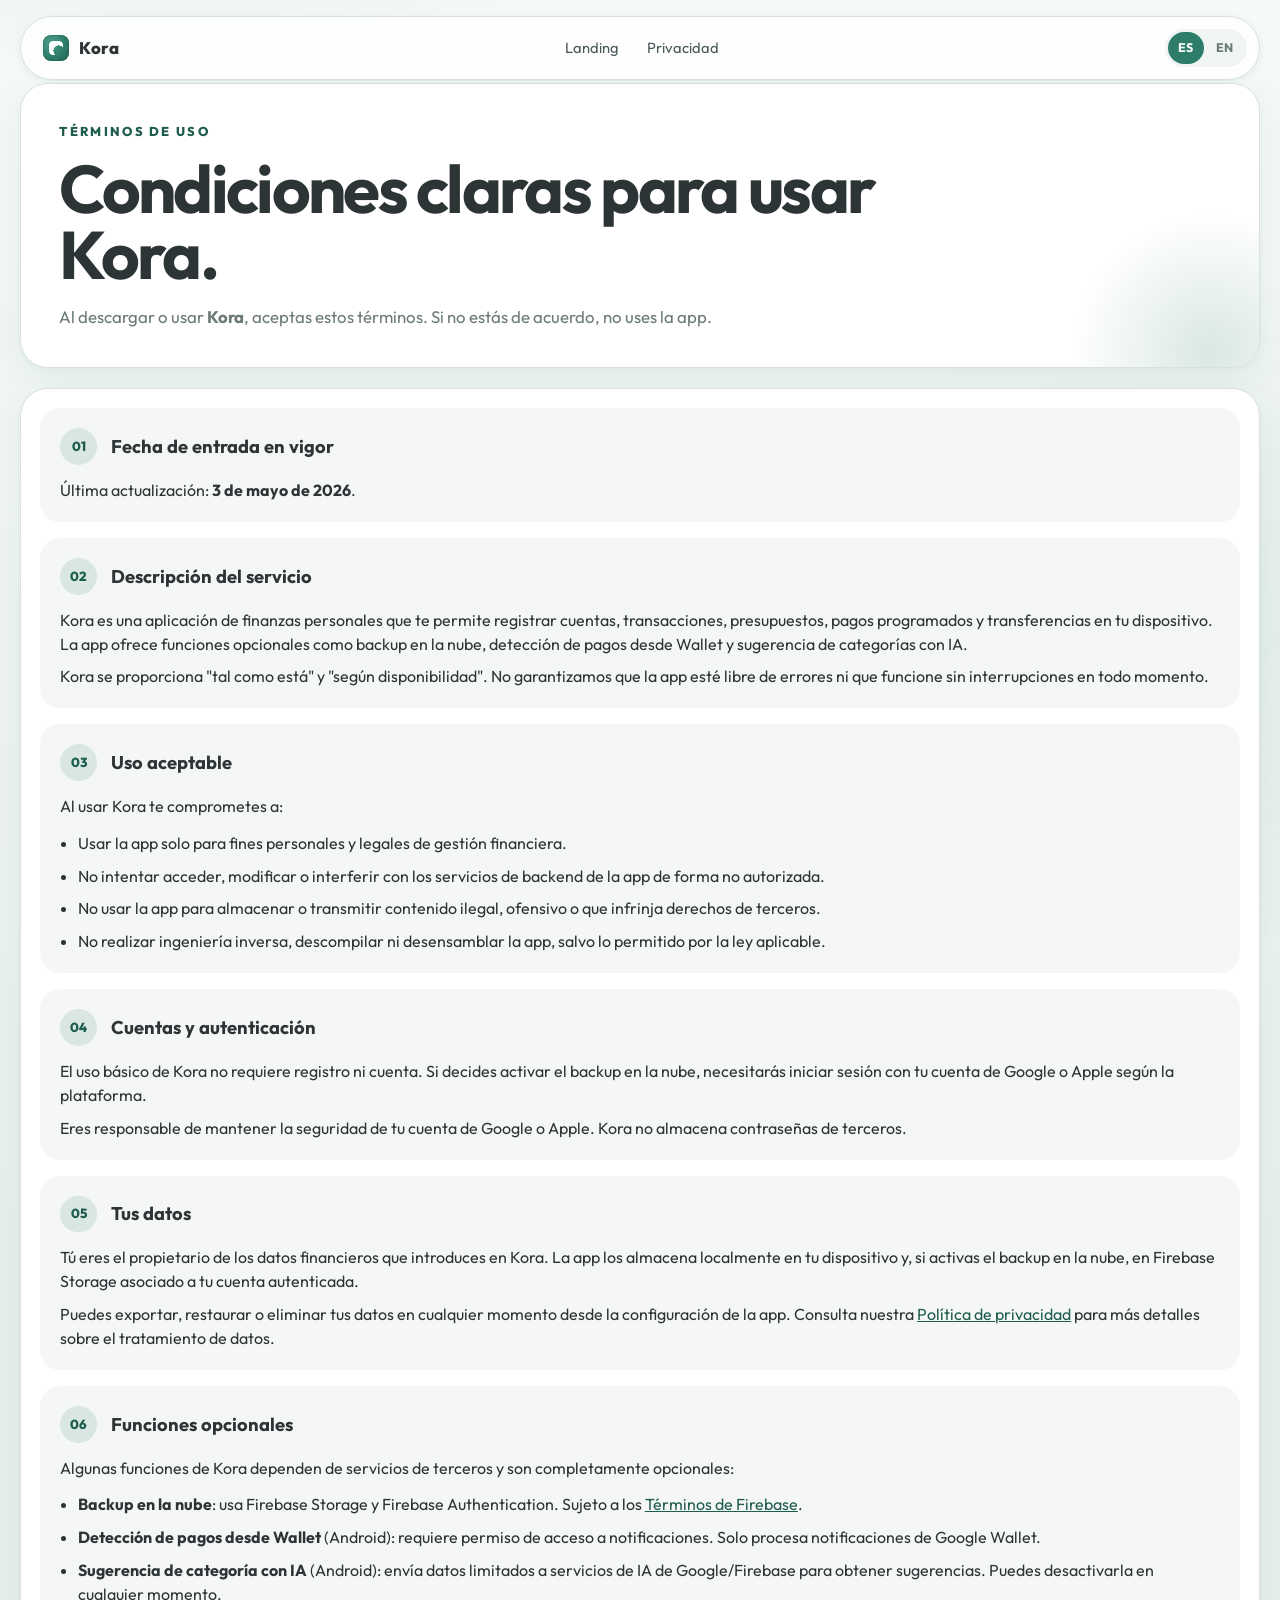
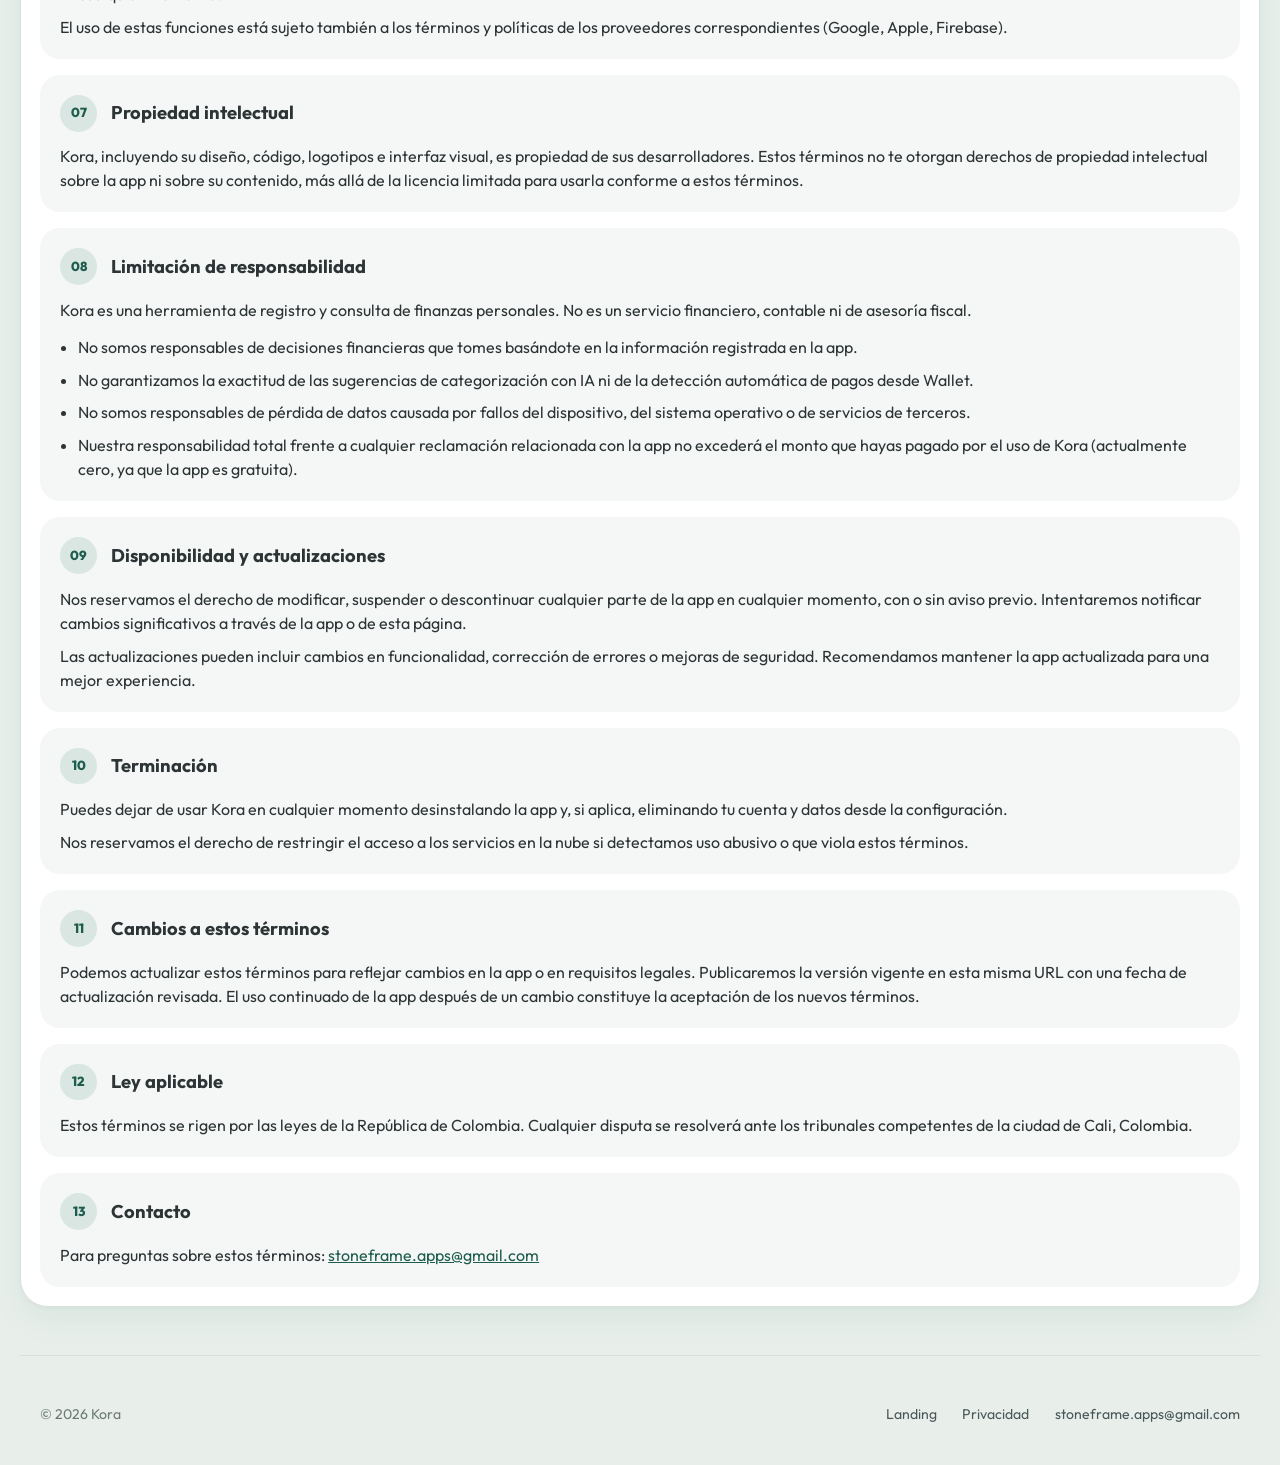
<file: terms.html>
<!DOCTYPE html>
<html lang="es">
<head>
<meta charset="UTF-8" />
<meta name="viewport" content="width=device-width, initial-scale=1" />
<title>Kora — Términos de uso</title>
<meta name="description" content="Términos de uso de Kora, la app de finanzas personales con enfoque local-first." />
<link rel="preconnect" href="https://fonts.googleapis.com">
<link rel="preconnect" href="https://fonts.gstatic.com" crossorigin>
<link href="https://fonts.googleapis.com/css2?family=Outfit:wght@300;400;500;600;700;800&family=JetBrains+Mono:wght@400;500&display=swap" rel="stylesheet">
<link rel="stylesheet" href="./styles.css" />
</head>
<body>

<div class="nav-wrap">
  <nav class="nav">
    <a href="./" class="brand"><span class="brand-mark"></span>Kora</a>
    <div class="nav-links">
      <a href="./">Landing</a>
      <a href="./privacy.html" data-i="nav_privacy">Privacidad</a>
    </div>
    <div class="nav-cta">
      <div class="lang-switch" role="group" aria-label="Language">
        <button data-lang-target="es" class="active">ES</button>
        <button data-lang-target="en">EN</button>
      </div>
    </div>
  </nav>
</div>

<div class="page-shell">
  <main>
    <section class="policy-hero">
      <p class="eyebrow-text" data-lang="es">Términos de uso</p>
      <p class="eyebrow-text" data-lang="en">Terms of use</p>
      <h1 data-lang="es">Condiciones claras para usar Kora.</h1>
      <h1 data-lang="en">Clear conditions for using Kora.</h1>
      <p class="policy-hero-copy" data-lang="es">
        Al descargar o usar <strong>Kora</strong>, aceptas estos términos. Si no estás de acuerdo, no uses la app.
      </p>
      <p class="policy-hero-copy" data-lang="en">
        By downloading or using <strong>Kora</strong>, you agree to these terms. If you disagree, do not use the app.
      </p>
    </section>

    <!-- SPANISH -->
    <article class="policy" data-lang="es">
      <section class="policy-section">
        <div class="section-heading"><span>01</span><h2>Fecha de entrada en vigor</h2></div>
        <p>Última actualización: <strong>3 de mayo de 2026</strong>.</p>
      </section>

      <section class="policy-section">
        <div class="section-heading"><span>02</span><h2>Descripción del servicio</h2></div>
        <p>Kora es una aplicación de finanzas personales que te permite registrar cuentas, transacciones, presupuestos, pagos programados y transferencias en tu dispositivo. La app ofrece funciones opcionales como backup en la nube, detección de pagos desde Wallet y sugerencia de categorías con IA.</p>
        <p>Kora se proporciona "tal como está" y "según disponibilidad". No garantizamos que la app esté libre de errores ni que funcione sin interrupciones en todo momento.</p>
      </section>

      <section class="policy-section">
        <div class="section-heading"><span>03</span><h2>Uso aceptable</h2></div>
        <p>Al usar Kora te comprometes a:</p>
        <ul class="policy-list">
          <li>Usar la app solo para fines personales y legales de gestión financiera.</li>
          <li>No intentar acceder, modificar o interferir con los servicios de backend de la app de forma no autorizada.</li>
          <li>No usar la app para almacenar o transmitir contenido ilegal, ofensivo o que infrinja derechos de terceros.</li>
          <li>No realizar ingeniería inversa, descompilar ni desensamblar la app, salvo lo permitido por la ley aplicable.</li>
        </ul>
      </section>

      <section class="policy-section">
        <div class="section-heading"><span>04</span><h2>Cuentas y autenticación</h2></div>
        <p>El uso básico de Kora no requiere registro ni cuenta. Si decides activar el backup en la nube, necesitarás iniciar sesión con tu cuenta de Google o Apple según la plataforma.</p>
        <p>Eres responsable de mantener la seguridad de tu cuenta de Google o Apple. Kora no almacena contraseñas de terceros.</p>
      </section>

      <section class="policy-section">
        <div class="section-heading"><span>05</span><h2>Tus datos</h2></div>
        <p>Tú eres el propietario de los datos financieros que introduces en Kora. La app los almacena localmente en tu dispositivo y, si activas el backup en la nube, en Firebase Storage asociado a tu cuenta autenticada.</p>
        <p>Puedes exportar, restaurar o eliminar tus datos en cualquier momento desde la configuración de la app. Consulta nuestra <a href="./privacy.html">Política de privacidad</a> para más detalles sobre el tratamiento de datos.</p>
      </section>

      <section class="policy-section">
        <div class="section-heading"><span>06</span><h2>Funciones opcionales</h2></div>
        <p>Algunas funciones de Kora dependen de servicios de terceros y son completamente opcionales:</p>
        <ul class="policy-list">
          <li><strong>Backup en la nube</strong>: usa Firebase Storage y Firebase Authentication. Sujeto a los <a href="https://firebase.google.com/terms" target="_blank" rel="noopener">Términos de Firebase</a>.</li>
          <li><strong>Detección de pagos desde Wallet</strong> (Android): requiere permiso de acceso a notificaciones. Solo procesa notificaciones de Google Wallet.</li>
          <li><strong>Sugerencia de categoría con IA</strong> (Android): envía datos limitados a servicios de IA de Google/Firebase para obtener sugerencias. Puedes desactivarla en cualquier momento.</li>
        </ul>
        <p>El uso de estas funciones está sujeto también a los términos y políticas de los proveedores correspondientes (Google, Apple, Firebase).</p>
      </section>

      <section class="policy-section">
        <div class="section-heading"><span>07</span><h2>Propiedad intelectual</h2></div>
        <p>Kora, incluyendo su diseño, código, logotipos e interfaz visual, es propiedad de sus desarrolladores. Estos términos no te otorgan derechos de propiedad intelectual sobre la app ni sobre su contenido, más allá de la licencia limitada para usarla conforme a estos términos.</p>
      </section>

      <section class="policy-section">
        <div class="section-heading"><span>08</span><h2>Limitación de responsabilidad</h2></div>
        <p>Kora es una herramienta de registro y consulta de finanzas personales. No es un servicio financiero, contable ni de asesoría fiscal.</p>
        <ul class="policy-list">
          <li>No somos responsables de decisiones financieras que tomes basándote en la información registrada en la app.</li>
          <li>No garantizamos la exactitud de las sugerencias de categorización con IA ni de la detección automática de pagos desde Wallet.</li>
          <li>No somos responsables de pérdida de datos causada por fallos del dispositivo, del sistema operativo o de servicios de terceros.</li>
          <li>Nuestra responsabilidad total frente a cualquier reclamación relacionada con la app no excederá el monto que hayas pagado por el uso de Kora (actualmente cero, ya que la app es gratuita).</li>
        </ul>
      </section>

      <section class="policy-section">
        <div class="section-heading"><span>09</span><h2>Disponibilidad y actualizaciones</h2></div>
        <p>Nos reservamos el derecho de modificar, suspender o descontinuar cualquier parte de la app en cualquier momento, con o sin aviso previo. Intentaremos notificar cambios significativos a través de la app o de esta página.</p>
        <p>Las actualizaciones pueden incluir cambios en funcionalidad, corrección de errores o mejoras de seguridad. Recomendamos mantener la app actualizada para una mejor experiencia.</p>
      </section>

      <section class="policy-section">
        <div class="section-heading"><span>10</span><h2>Terminación</h2></div>
        <p>Puedes dejar de usar Kora en cualquier momento desinstalando la app y, si aplica, eliminando tu cuenta y datos desde la configuración.</p>
        <p>Nos reservamos el derecho de restringir el acceso a los servicios en la nube si detectamos uso abusivo o que viola estos términos.</p>
      </section>

      <section class="policy-section">
        <div class="section-heading"><span>11</span><h2>Cambios a estos términos</h2></div>
        <p>Podemos actualizar estos términos para reflejar cambios en la app o en requisitos legales. Publicaremos la versión vigente en esta misma URL con una fecha de actualización revisada. El uso continuado de la app después de un cambio constituye la aceptación de los nuevos términos.</p>
      </section>

      <section class="policy-section">
        <div class="section-heading"><span>12</span><h2>Ley aplicable</h2></div>
        <p>Estos términos se rigen por las leyes de la República de Colombia. Cualquier disputa se resolverá ante los tribunales competentes de la ciudad de Cali, Colombia.</p>
      </section>

      <section class="policy-section">
        <div class="section-heading"><span>13</span><h2>Contacto</h2></div>
        <p>Para preguntas sobre estos términos: <a href="mailto:stoneframe.apps@gmail.com">stoneframe.apps@gmail.com</a></p>
      </section>
    </article>

    <!-- ENGLISH -->
    <article class="policy" data-lang="en">
      <section class="policy-section">
        <div class="section-heading"><span>01</span><h2>Effective date</h2></div>
        <p>Last updated: <strong>May 3, 2026</strong>.</p>
      </section>

      <section class="policy-section">
        <div class="section-heading"><span>02</span><h2>Description of service</h2></div>
        <p>Kora is a personal finance application that lets you record accounts, transactions, budgets, scheduled payments, and transfers on your device. The app offers optional features such as cloud backup, Wallet payment detection, and AI category suggestions.</p>
        <p>Kora is provided "as is" and "as available." We do not guarantee that the app will be error-free or that it will function without interruption at all times.</p>
      </section>

      <section class="policy-section">
        <div class="section-heading"><span>03</span><h2>Acceptable use</h2></div>
        <p>By using Kora you agree to:</p>
        <ul class="policy-list">
          <li>Use the app only for lawful personal financial management purposes.</li>
          <li>Not attempt to access, modify, or interfere with the app's backend services in an unauthorized manner.</li>
          <li>Not use the app to store or transmit illegal, offensive, or rights-infringing content.</li>
          <li>Not reverse engineer, decompile, or disassemble the app, except as permitted by applicable law.</li>
        </ul>
      </section>

      <section class="policy-section">
        <div class="section-heading"><span>04</span><h2>Accounts and authentication</h2></div>
        <p>Basic use of Kora does not require registration or an account. If you choose to enable cloud backup, you will need to sign in with your Google or Apple account depending on the platform.</p>
        <p>You are responsible for maintaining the security of your Google or Apple account. Kora does not store third-party passwords.</p>
      </section>

      <section class="policy-section">
        <div class="section-heading"><span>05</span><h2>Your data</h2></div>
        <p>You own the financial data you enter into Kora. The app stores it locally on your device and, if you enable cloud backup, in Firebase Storage associated with your authenticated account.</p>
        <p>You can export, restore, or delete your data at any time from the app settings. See our <a href="./privacy.html">Privacy Policy</a> for more details on data handling.</p>
      </section>

      <section class="policy-section">
        <div class="section-heading"><span>06</span><h2>Optional features</h2></div>
        <p>Some Kora features depend on third-party services and are entirely optional:</p>
        <ul class="policy-list">
          <li><strong>Cloud backup</strong>: uses Firebase Storage and Firebase Authentication. Subject to <a href="https://firebase.google.com/terms" target="_blank" rel="noopener">Firebase Terms</a>.</li>
          <li><strong>Wallet payment detection</strong> (Android): requires notification access permission. Only processes Google Wallet notifications.</li>
          <li><strong>AI category suggestion</strong> (Android): sends limited data to Google/Firebase AI services for suggestions. You can disable it at any time.</li>
        </ul>
        <p>Use of these features is also subject to the terms and policies of the respective providers (Google, Apple, Firebase).</p>
      </section>

      <section class="policy-section">
        <div class="section-heading"><span>07</span><h2>Intellectual property</h2></div>
        <p>Kora, including its design, code, logos, and visual interface, is the property of its developers. These terms do not grant you intellectual property rights over the app or its content, beyond the limited license to use it in accordance with these terms.</p>
      </section>

      <section class="policy-section">
        <div class="section-heading"><span>08</span><h2>Limitation of liability</h2></div>
        <p>Kora is a personal finance recording and viewing tool. It is not a financial, accounting, or tax advisory service.</p>
        <ul class="policy-list">
          <li>We are not responsible for financial decisions you make based on information recorded in the app.</li>
          <li>We do not guarantee the accuracy of AI category suggestions or automatic Wallet payment detection.</li>
          <li>We are not responsible for data loss caused by device failures, operating system issues, or third-party service outages.</li>
          <li>Our total liability for any claim related to the app shall not exceed the amount you have paid for using Kora (currently zero, as the app is free).</li>
        </ul>
      </section>

      <section class="policy-section">
        <div class="section-heading"><span>09</span><h2>Availability and updates</h2></div>
        <p>We reserve the right to modify, suspend, or discontinue any part of the app at any time, with or without prior notice. We will try to notify significant changes through the app or this page.</p>
        <p>Updates may include changes in functionality, bug fixes, or security improvements. We recommend keeping the app updated for the best experience.</p>
      </section>

      <section class="policy-section">
        <div class="section-heading"><span>10</span><h2>Termination</h2></div>
        <p>You can stop using Kora at any time by uninstalling the app and, if applicable, deleting your account and data from the settings.</p>
        <p>We reserve the right to restrict access to cloud services if we detect abusive use or violation of these terms.</p>
      </section>

      <section class="policy-section">
        <div class="section-heading"><span>11</span><h2>Changes to these terms</h2></div>
        <p>We may update these terms to reflect changes in the app or legal requirements. The current version will be published at this same URL with a revised update date. Continued use of the app after a change constitutes acceptance of the new terms.</p>
      </section>

      <section class="policy-section">
        <div class="section-heading"><span>12</span><h2>Governing law</h2></div>
        <p>These terms are governed by the laws of the Republic of Colombia. Any disputes will be resolved before the competent courts of the city of Cali, Colombia.</p>
      </section>

      <section class="policy-section">
        <div class="section-heading"><span>13</span><h2>Contact</h2></div>
        <p>For questions about these terms: <a href="mailto:stoneframe.apps@gmail.com">stoneframe.apps@gmail.com</a></p>
      </section>
    </article>
  </main>
</div>

<footer>
  <div>&copy; 2026 Kora</div>
  <div class="links">
    <a href="./">Landing</a>
    <a href="./privacy.html">Privacidad</a>
    <a href="mailto:stoneframe.apps@gmail.com">stoneframe.apps@gmail.com</a>
  </div>
</footer>

<script>
const root = document.documentElement;
const buttons = document.querySelectorAll('[data-lang-target]');
const localized = document.querySelectorAll('[data-lang]');

function setLanguage(lang) {
  root.lang = lang;
  localized.forEach(node => {
    node.hidden = node.getAttribute('data-lang') !== lang;
  });
  buttons.forEach(button => {
    button.classList.toggle('active', button.getAttribute('data-lang-target') === lang);
  });
  try { localStorage.setItem('kora-lang', lang); } catch (_) {}
}

buttons.forEach(button => {
  button.addEventListener('click', () => setLanguage(button.getAttribute('data-lang-target')));
});

const preferred = (() => {
  try { return localStorage.getItem('kora-lang'); } catch (_) { return null; }
})();
setLanguage(preferred || 'es');
</script>
</body>
</html>
</file>
<file: styles.css>
:root {
  color-scheme: light;
  --bg: #E8EFEB;
  --bg-accent: #F0F4F2;
  --bg-soft: #F5F9F7;
  --surface: #FFFFFF;
  --surface-muted: rgba(255,255,255,0.72);
  --border: #D8E2DD;
  --border-strong: #C4D3CC;
  --text: #2D3436;
  --text-soft: #4A5759;
  --muted: #6B7A75;

  --accent: #2E7D6B;
  --accent-strong: #1E5D4D;
  --accent-light: #4A9D8C;
  --accent-soft: rgba(46,125,107,0.14);
  --accent-faint: rgba(46,125,107,0.06);

  --income: #2E7D32;
  --expense: #C62828;
  --warning: #F57C00;

  --radius-xs: 8px;
  --radius-sm: 12px;
  --radius-md: 16px;
  --radius-lg: 20px;
  --radius-xl: 28px;
  --radius-2xl: 36px;

  --shadow-sm: 0 2px 8px rgba(46,125,107,0.06), 0 1px 2px rgba(45,52,54,0.04);
  --shadow-md: 0 12px 32px rgba(46,125,107,0.08), 0 2px 6px rgba(45,52,54,0.04);
  --shadow-lg: 0 24px 60px rgba(46,125,107,0.12), 0 4px 12px rgba(45,52,54,0.06);

  --maxw: 1240px;
}

* { box-sizing: border-box; }

html, body {
  margin: 0;
  padding: 0;
  background: var(--bg);
  color: var(--text);
  font-family: 'Outfit', 'Avenir Next', system-ui, sans-serif;
  -webkit-font-smoothing: antialiased;
  text-rendering: optimizeLegibility;
  line-height: 1.5;
}

body {
  background:
    radial-gradient(ellipse 60rem 40rem at 15% -10%, var(--accent-soft), transparent 60%),
    radial-gradient(ellipse 50rem 35rem at 95% 20%, var(--accent-faint), transparent 60%),
    linear-gradient(180deg, var(--bg-soft) 0%, var(--bg) 40%, var(--bg) 100%);
  min-height: 100vh;
}

a { color: var(--accent-strong); }

.mono { font-family: 'JetBrains Mono', ui-monospace, monospace; }

/* ========== Nav ========== */
.nav-wrap {
  position: sticky;
  top: 1rem;
  z-index: 50;
  padding: 0 1.25rem;
}
.nav {
  max-width: var(--maxw);
  margin: 0 auto;
  display: flex;
  align-items: center;
  justify-content: space-between;
  padding: 0.75rem 0.75rem 0.75rem 1.35rem;
  background: color-mix(in oklch, var(--surface) 78%, transparent);
  backdrop-filter: blur(20px) saturate(1.2);
  -webkit-backdrop-filter: blur(20px) saturate(1.2);
  border: 1px solid var(--border);
  border-radius: 999px;
  box-shadow: var(--shadow-sm);
}
.brand {
  display: flex; align-items: center; gap: 0.65rem;
  font-weight: 800; letter-spacing: 0.04em;
  font-size: 1.05rem; text-decoration: none; color: var(--text);
}
.brand-mark {
  width: 26px; height: 26px;
  border-radius: 8px;
  background:
    radial-gradient(circle at 30% 30%, var(--accent-light), var(--accent) 55%, var(--accent-strong));
  box-shadow: inset 0 0 0 1px rgba(30,93,77,0.4);
  position: relative;
}
.brand-mark::after {
  content: "";
  position: absolute;
  inset: 6px; width: auto; height: auto;
  background: var(--surface);
  mask: radial-gradient(circle at 70% 70%, transparent 38%, black 40%);
  -webkit-mask: radial-gradient(circle at 70% 70%, transparent 38%, black 40%);
  border-radius: 4px;
}
.nav-links {
  display: flex; gap: 1.75rem;
  font-size: 0.92rem;
  color: var(--text-soft);
}
.nav-links a { color: inherit; text-decoration: none; }
.nav-links a:hover { color: var(--accent-strong); }

.nav-cta {
  display: flex; align-items: center; gap: 0.6rem;
}
.lang-switch {
  display: inline-flex; gap: 0.15rem; padding: 0.2rem;
  background: var(--bg-accent); border-radius: 999px;
  font-size: 0.78rem; font-weight: 700;
}
.lang-switch button {
  border: 0; background: transparent; color: var(--muted);
  padding: 0.4rem 0.65rem; border-radius: 999px; cursor: pointer;
  font: inherit;
}
.lang-switch button.active {
  background: var(--accent); color: white;
}

.btn {
  display: inline-flex; align-items: center; gap: 0.5rem;
  padding: 0.7rem 1.15rem;
  border-radius: 12px; border: 1px solid transparent;
  font: inherit; font-weight: 600; font-size: 0.92rem;
  cursor: pointer; text-decoration: none;
  transition: transform 0.12s ease, background 0.18s ease, box-shadow 0.18s ease;
}
.btn-primary {
  background: var(--accent); color: white;
  box-shadow: 0 6px 16px rgba(46,125,107,0.3);
}
.btn-primary:hover { background: var(--accent-strong); transform: translateY(-1px); }
.btn-ghost { background: transparent; color: var(--text); }
.btn-ghost:hover { background: var(--bg-accent); }
.btn-outline {
  background: transparent; color: var(--text);
  border-color: var(--border-strong);
}
.btn-outline:hover { border-color: var(--accent); color: var(--accent-strong); }

/* ========== Hero ========== */
.hero {
  max-width: var(--maxw);
  margin: 3.5rem auto 0;
  padding: 0 1.25rem;
}
.hero[data-variant="editorial"] .hero-inner {
  display: grid;
  grid-template-columns: 1.1fr 0.9fr;
  gap: 3rem;
  align-items: center;
}
.eyebrow {
  display: inline-flex; align-items: center; gap: 0.55rem;
  padding: 0.4rem 0.85rem;
  background: var(--accent-soft);
  color: var(--accent-strong);
  border-radius: 999px;
  font-size: 0.78rem; font-weight: 700;
  letter-spacing: 0.12em;
  text-transform: uppercase;
}
.eyebrow .dot {
  width: 6px; height: 6px; border-radius: 50%; background: var(--accent);
  box-shadow: 0 0 0 3px rgba(46,125,107,0.2);
}
h1.hero-title {
  font-size: clamp(2.8rem, 5.2vw, 4.8rem);
  line-height: 0.96;
  letter-spacing: -0.035em;
  font-weight: 700;
  margin: 1.2rem 0 1.3rem;
  text-wrap: balance;
  max-width: 15ch;
}
h1.hero-title em {
  font-style: italic;
  font-weight: 400;
  color: var(--accent-strong);
}
.hero-sub {
  font-size: 1.12rem;
  color: var(--text-soft);
  max-width: 44ch;
  text-wrap: pretty;
  line-height: 1.55;
  margin: 0 0 1.8rem;
}
.hero-ctas { display: flex; gap: 0.7rem; flex-wrap: wrap; align-items: center; }
.hero-meta {
  margin-top: 1.8rem;
  display: flex; flex-wrap: wrap; gap: 1.4rem;
  color: var(--muted);
  font-size: 0.85rem;
}
.hero-meta .item {
  display: inline-flex; align-items: center; gap: 0.4rem;
}
.check {
  width: 16px; height: 16px;
  border-radius: 50%;
  background: var(--accent-soft);
  color: var(--accent-strong);
  display: inline-flex; align-items: center; justify-content: center;
  font-size: 10px; font-weight: 800;
}

/* ========== Phone mockup ========== */
.phone-stage {
  position: relative;
  height: 640px;
  display: flex; align-items: center; justify-content: center;
}
.phone-stage::before {
  content: "";
  position: absolute; inset: 10% -10% 0 -10%;
  background:
    radial-gradient(ellipse at center, var(--accent-soft), transparent 60%);
  z-index: 0;
}

.phone {
  position: relative;
  width: 320px;
  height: 640px;
  background: #0F1513;
  border-radius: 48px;
  padding: 10px;
  box-shadow:
    0 40px 80px -20px rgba(46,125,107,0.35),
    0 20px 40px -10px rgba(45,52,54,0.15),
    inset 0 0 0 1.5px rgba(255,255,255,0.06);
  z-index: 1;
}
.phone-screen {
  width: 100%;
  height: 100%;
  background: var(--bg);
  border-radius: 38px;
  overflow: hidden;
  position: relative;
  display: flex; flex-direction: column;
}
.phone-notch {
  position: absolute; top: 0; left: 50%;
  transform: translateX(-50%);
  width: 120px; height: 28px;
  background: #0F1513;
  border-bottom-left-radius: 18px;
  border-bottom-right-radius: 18px;
  z-index: 10;
}
.status-bar {
  display: flex; justify-content: space-between;
  padding: 14px 24px 6px;
  font-size: 13px; font-weight: 600;
  color: var(--text);
}
.status-bar .right {
  display: flex; gap: 6px; align-items: center;
}
.status-bar svg { display: block; }

.app {
  padding: 12px 18px 18px;
  flex: 1; overflow: hidden;
  display: flex; flex-direction: column; gap: 14px;
}
.app-header {
  display: flex; align-items: center; justify-content: space-between;
}
.greeting { font-size: 13px; color: var(--muted); font-weight: 500; }
.username { font-size: 17px; font-weight: 600; color: var(--text); margin-top: 2px; }
.avatar {
  width: 38px; height: 38px; border-radius: 50%;
  background: linear-gradient(135deg, var(--accent-light), var(--accent-strong));
  display: flex; align-items: center; justify-content: center;
  color: white; font-weight: 700; font-size: 14px;
}

.balance-card {
  background: linear-gradient(135deg, var(--accent) 0%, var(--accent-strong) 100%);
  color: white;
  border-radius: 22px;
  padding: 18px 20px;
  position: relative;
  overflow: hidden;
  box-shadow: 0 12px 28px rgba(46,125,107,0.28);
}
.balance-card::after {
  content: "";
  position: absolute;
  right: -40px; top: -40px;
  width: 140px; height: 140px;
  border-radius: 50%;
  background: radial-gradient(circle, rgba(255,255,255,0.14), transparent 65%);
}
.balance-label {
  font-size: 11px; letter-spacing: 0.14em;
  text-transform: uppercase; opacity: 0.8;
  font-weight: 600;
}
.balance-amount {
  font-size: 30px; font-weight: 700;
  letter-spacing: -0.02em;
  margin-top: 4px;
}
.balance-amount small { font-size: 18px; opacity: 0.7; font-weight: 500; }
.balance-sub {
  display: flex; gap: 14px; margin-top: 12px;
  font-size: 12px;
}
.balance-pill {
  display: inline-flex; align-items: center; gap: 4px;
  padding: 3px 8px; border-radius: 999px;
  background: rgba(255,255,255,0.18);
  font-weight: 500;
}
.balance-pill.up { color: #C7F0D0; }
.balance-pill.down { color: #FFD4D4; }

.section-title {
  display: flex; align-items: center; justify-content: space-between;
  font-size: 13px; font-weight: 600; color: var(--text);
  margin-top: 2px;
}
.section-title a { color: var(--accent-strong); font-size: 12px; text-decoration: none; font-weight: 600; }

.tx-list { display: flex; flex-direction: column; gap: 8px; }
.tx {
  display: grid; grid-template-columns: 36px 1fr auto;
  gap: 10px; align-items: center;
  padding: 10px 12px;
  background: var(--surface);
  border: 1px solid var(--border);
  border-radius: 14px;
}
.tx-icon {
  width: 36px; height: 36px; border-radius: 10px;
  display: flex; align-items: center; justify-content: center;
  font-size: 16px;
}
.tx-icon.food { background: #FFE3E0; color: #C62828; }
.tx-icon.transport { background: #E0ECFF; color: #1E5CB8; }
.tx-icon.income { background: #DDF2DE; color: #2E7D32; }
.tx-icon.shop { background: #F0E2FF; color: #5E35B1; }
.tx-main .name { font-size: 13px; font-weight: 600; color: var(--text); }
.tx-main .cat { font-size: 11px; color: var(--muted); margin-top: 1px; }
.tx-amt { font-size: 13px; font-weight: 700; text-align: right; white-space: nowrap; }
.tx-amt.neg { color: var(--expense); }
.tx-amt.pos { color: var(--income); }
.tx-amt .date { display: block; font-size: 10px; color: var(--muted); font-weight: 500; margin-top: 1px; }

.phone-tabs {
  position: absolute; bottom: 10px; left: 10px; right: 10px;
  background: var(--surface);
  border: 1px solid var(--border);
  border-radius: 999px;
  display: flex; justify-content: space-around; align-items: center;
  padding: 8px 12px;
  box-shadow: 0 8px 20px rgba(0,0,0,0.08);
}
.phone-tab {
  display: flex; flex-direction: column; align-items: center;
  gap: 2px; color: var(--muted);
  font-size: 10px; font-weight: 600;
}
.phone-tab svg { width: 20px; height: 20px; }
.phone-tab.active { color: var(--accent-strong); }
.phone-tab.fab {
  background: var(--accent);
  color: white;
  width: 42px; height: 42px;
  border-radius: 50%;
  justify-content: center;
  box-shadow: 0 6px 14px rgba(46,125,107,0.35);
}
.phone-tab.fab svg { width: 20px; height: 20px; }

/* ========== Floating cards ========== */
.float-wallet, .float-ai {
  position: absolute; z-index: 5;
  background: var(--surface);
  border: 1px solid var(--border);
  border-radius: 18px;
  padding: 12px 14px;
  box-shadow: var(--shadow-md);
  font-size: 12.5px;
}
.float-wallet {
  top: 12%; right: -8%;
  width: 240px;
  display: flex; flex-direction: column; gap: 6px;
  animation: float 6s ease-in-out infinite;
}
.float-wallet .head { display: flex; justify-content: space-between; align-items: center; color: var(--muted); font-size: 10.5px; font-weight: 700; letter-spacing: 0.1em; text-transform: uppercase; }
.float-wallet .head span:last-child { color: var(--accent-strong); }
.float-wallet .merchant { font-weight: 700; color: var(--text); font-size: 14px; }
.float-wallet .amount { font-size: 13px; color: var(--expense); font-weight: 700; }
.float-wallet .row { display: flex; justify-content: space-between; }
.float-wallet .tag {
  display: inline-flex; align-items: center; gap: 4px;
  padding: 3px 7px; border-radius: 999px;
  background: var(--accent-soft); color: var(--accent-strong);
  font-size: 10.5px; font-weight: 700;
}

.float-ai {
  bottom: 14%; left: -10%;
  width: 220px;
  animation: float 7s ease-in-out infinite 1s;
}
.float-ai .ai-head { display: flex; align-items: center; gap: 6px; color: var(--muted); font-size: 10.5px; font-weight: 700; letter-spacing: 0.1em; text-transform: uppercase; }
.float-ai .body { font-size: 13px; color: var(--text); margin-top: 6px; line-height: 1.35; }
.float-ai b { color: var(--accent-strong); }

@keyframes float {
  0%, 100% { transform: translateY(0); }
  50% { transform: translateY(-10px); }
}

/* ========== Trust strip ========== */
.trust-strip {
  max-width: var(--maxw);
  margin: 5rem auto 0;
  padding: 0 1.25rem;
  display: grid;
  grid-template-columns: repeat(4, 1fr);
  gap: 2rem;
}
.trust-strip .item {
  padding-top: 1.5rem;
  border-top: 1px solid var(--border);
}
.trust-strip .big {
  font-size: 2.4rem; font-weight: 600;
  letter-spacing: -0.03em;
  color: var(--text);
}
.trust-strip .big em {
  font-style: normal; color: var(--accent-strong);
}
.trust-strip .lbl {
  font-size: 0.82rem; color: var(--muted);
  margin-top: 0.3rem;
}

/* ========== Sections ========== */
section.block {
  max-width: var(--maxw);
  margin: 7rem auto 0;
  padding: 0 1.25rem;
}
.section-head {
  max-width: 60rem;
  margin: 0 auto 3rem;
  text-align: center;
}
.section-head .eyebrow-text {
  font-size: 0.78rem; letter-spacing: 0.18em;
  text-transform: uppercase; color: var(--accent-strong);
  font-weight: 700;
}
.section-head h2 {
  margin: 0.8rem auto 0.8rem;
  font-size: clamp(2rem, 3.6vw, 3rem);
  letter-spacing: -0.025em;
  line-height: 1.05;
  font-weight: 600;
  text-wrap: balance;
}
.section-head h2 em { font-style: italic; color: var(--accent-strong); font-weight: 400; }
.section-head p {
  color: var(--muted);
  max-width: 50ch;
  margin: 0 auto;
  font-size: 1.05rem;
  text-wrap: pretty;
}

/* ========== Features grid ========== */
.features {
  display: grid;
  grid-template-columns: 1.3fr 1fr 1fr;
  grid-template-rows: auto auto;
  gap: 1.25rem;
}
.feature {
  background: var(--surface);
  border: 1px solid var(--border);
  border-radius: var(--radius-xl);
  padding: 1.8rem;
  position: relative;
  overflow: hidden;
  transition: transform 0.2s ease, box-shadow 0.2s ease;
}
.feature:hover {
  transform: translateY(-3px);
  box-shadow: var(--shadow-md);
}
.feature h3 {
  font-size: 1.35rem;
  margin: 1rem 0 0.5rem;
  letter-spacing: -0.015em;
  font-weight: 600;
}
.feature p { color: var(--muted); margin: 0; font-size: 0.98rem; text-wrap: pretty; }
.feature .icon {
  width: 40px; height: 40px; border-radius: 12px;
  background: var(--accent-soft); color: var(--accent-strong);
  display: flex; align-items: center; justify-content: center;
}
.feature .icon svg { width: 22px; height: 22px; }

.feature.wide { grid-column: span 1; grid-row: span 2; display: flex; flex-direction: column; }
.feature.wide .icon { background: transparent; padding: 0; width: auto; height: auto; color: var(--accent-strong); }
.feature .preview { margin-top: auto; padding-top: 1.5rem; }

.chart {
  background: var(--bg-soft);
  border: 1px solid var(--border);
  border-radius: var(--radius-md);
  padding: 1rem;
  margin-top: 1rem;
}
.chart-head { display: flex; justify-content: space-between; font-size: 0.8rem; color: var(--muted); margin-bottom: 0.8rem; }
.chart-head b { color: var(--text); font-weight: 600; }
.bars { display: flex; align-items: flex-end; gap: 10px; height: 110px; }
.bars .bar {
  flex: 1;
  background: var(--accent-soft);
  border-radius: 6px 6px 2px 2px;
  position: relative;
}
.bars .bar.active {
  background: linear-gradient(180deg, var(--accent-light), var(--accent));
}
.bars .bar span {
  position: absolute; bottom: -18px;
  left: 0; right: 0; text-align: center;
  font-size: 10px; color: var(--muted);
}

.budget-list { display: flex; flex-direction: column; gap: 10px; margin-top: 0.75rem; }
.budget-row { display: grid; grid-template-columns: 1fr auto; gap: 4px 10px; font-size: 0.85rem; }
.budget-row .bar-track {
  grid-column: 1 / -1;
  height: 6px; border-radius: 999px;
  background: var(--bg-accent);
  overflow: hidden;
}
.budget-row .bar-fill {
  height: 100%; border-radius: 999px;
  background: var(--accent);
}
.budget-row .bar-fill.warn { background: var(--warning); }
.budget-row .bar-fill.over { background: var(--expense); }
.budget-row .lbl { color: var(--text); font-weight: 500; }
.budget-row .val { color: var(--muted); font-variant-numeric: tabular-nums; }

/* ========== How it works ========== */
.flow {
  display: grid;
  grid-template-columns: repeat(3, 1fr);
  gap: 1.25rem;
}
.flow-step {
  background: var(--surface);
  border: 1px solid var(--border);
  border-radius: var(--radius-xl);
  padding: 2rem 1.75rem;
}
.flow-step .num {
  display: inline-flex; align-items: center; justify-content: center;
  width: 36px; height: 36px; border-radius: 50%;
  background: var(--bg-accent);
  color: var(--accent-strong);
  font-weight: 700;
  font-family: 'JetBrains Mono', monospace;
  margin-bottom: 1rem;
}
.flow-step h3 { margin: 0.3rem 0 0.5rem; font-size: 1.25rem; font-weight: 600; }
.flow-step p { color: var(--muted); margin: 0; font-size: 0.95rem; }

/* ========== Privacy section ========== */
.privacy-grid {
  display: grid;
  grid-template-columns: 1fr 1fr;
  gap: 1.25rem;
}
.privacy-card {
  background: var(--surface);
  border: 1px solid var(--border);
  border-radius: var(--radius-xl);
  padding: 2rem;
}
.privacy-card.dark {
  background: linear-gradient(160deg, #1E5D4D, #2E7D6B);
  color: white;
  border: none;
  position: relative;
  overflow: hidden;
}
.privacy-card.dark::after {
  content: "";
  position: absolute;
  inset: -50% -30% auto auto;
  width: 60%; height: 120%;
  background: radial-gradient(circle, rgba(255,255,255,0.08), transparent 60%);
}
.privacy-card h3 {
  font-size: 1.5rem;
  letter-spacing: -0.02em;
  margin: 0 0 1rem;
  font-weight: 600;
}
.privacy-card.dark h3 { font-size: 2rem; letter-spacing: -0.03em; font-weight: 500; text-wrap: balance; }
.privacy-card.dark h3 em { font-style: italic; font-weight: 300; }
.privacy-card p { color: var(--muted); margin: 0.5rem 0 0; text-wrap: pretty; }
.privacy-card.dark p { color: rgba(255,255,255,0.85); }
.privacy-list {
  list-style: none; padding: 0; margin: 1.25rem 0 0;
  display: flex; flex-direction: column; gap: 0.75rem;
}
.privacy-list li {
  display: flex; gap: 0.7rem; align-items: flex-start;
  font-size: 0.95rem; color: var(--text-soft);
}
.privacy-list li::before {
  content: ""; flex: none;
  width: 18px; height: 18px; border-radius: 50%;
  background: var(--accent-soft);
  background-image: url("data:image/svg+xml;utf8,<svg xmlns='http://www.w3.org/2000/svg' viewBox='0 0 16 16' fill='%231E5D4D'><path d='M6.5 11.5L3 8l1-1 2.5 2.5L12 4l1 1z'/></svg>");
  background-repeat: no-repeat;
  background-position: center;
  background-size: 14px 14px;
  margin-top: 2px;
}

.tech-strip {
  margin-top: 1.5rem;
  display: flex; flex-wrap: wrap; gap: 0.5rem;
}
.tech-pill {
  font-family: 'JetBrains Mono', monospace;
  font-size: 0.74rem;
  padding: 0.35rem 0.7rem;
  border-radius: 999px;
  background: rgba(255,255,255,0.12);
  color: rgba(255,255,255,0.9);
  border: 1px solid rgba(255,255,255,0.15);
}

/* ========== FAQ ========== */
.faq {
  max-width: 52rem;
  margin: 0 auto;
}
.faq-item {
  border-top: 1px solid var(--border);
  padding: 1.4rem 0.2rem;
  cursor: pointer;
}
.faq-item:last-child { border-bottom: 1px solid var(--border); }
.faq-q { display: flex; justify-content: space-between; align-items: center; gap: 1rem; }
.faq-q h4 {
  margin: 0; font-size: 1.1rem; font-weight: 500;
  letter-spacing: -0.01em;
}
.faq-q .plus {
  width: 28px; height: 28px; border-radius: 50%;
  background: var(--bg-accent); color: var(--accent-strong);
  display: flex; align-items: center; justify-content: center;
  font-size: 1.2rem; font-weight: 400;
  flex: none; transition: transform 0.25s ease, background 0.2s;
}
.faq-item[open] .plus { transform: rotate(45deg); background: var(--accent); color: white; }
.faq-a { color: var(--muted); margin: 0.8rem 0 0; max-width: 60ch; font-size: 0.98rem; text-wrap: pretty; }
.faq-item summary { list-style: none; }
.faq-item summary::-webkit-details-marker { display: none; }

/* ========== Final CTA ========== */
.final-cta {
  max-width: var(--maxw);
  margin: 7rem auto 3rem;
  padding: 0 1.25rem;
}
.final-card {
  background: linear-gradient(160deg, var(--accent-strong), var(--accent));
  color: white;
  border-radius: var(--radius-2xl);
  padding: 4rem 3rem;
  position: relative;
  overflow: hidden;
  display: grid;
  grid-template-columns: 1.2fr auto;
  gap: 2rem;
  align-items: end;
}
.final-card::before {
  content: "";
  position: absolute; inset: -10%;
  background:
    radial-gradient(circle at 10% 90%, rgba(255,255,255,0.12), transparent 40%),
    radial-gradient(circle at 90% 10%, rgba(255,255,255,0.08), transparent 45%);
  pointer-events: none;
}
.final-card h2 {
  position: relative;
  font-size: clamp(2.2rem, 4.2vw, 3.6rem);
  letter-spacing: -0.03em;
  line-height: 1.02;
  margin: 0;
  font-weight: 500;
  text-wrap: balance;
  max-width: 18ch;
}
.final-card h2 em { font-style: italic; font-weight: 300; opacity: 0.85; }
.final-card .store-ctas { display: flex; gap: 0.7rem; flex-wrap: wrap; position: relative; }
.store-btn {
  display: inline-flex; align-items: center; gap: 0.65rem;
  padding: 0.85rem 1.3rem;
  background: rgba(255,255,255,0.1);
  border: 1px solid rgba(255,255,255,0.22);
  color: white;
  border-radius: 14px;
  text-decoration: none;
  backdrop-filter: blur(10px);
  transition: background 0.2s, transform 0.12s;
}
.store-btn:hover { background: rgba(255,255,255,0.18); transform: translateY(-2px); }
.store-btn .small { font-size: 0.7rem; opacity: 0.75; display: block; line-height: 1; margin-bottom: 3px; white-space: nowrap; }
.store-btn .big { font-size: 1.05rem; font-weight: 600; line-height: 1; white-space: nowrap; }
.store-btn svg { width: 22px; height: 22px; flex: none; }

/* ========== Footer ========== */
footer {
  max-width: var(--maxw);
  margin: 0 auto;
  padding: 3rem 1.25rem 2.5rem;
  color: var(--muted);
  font-size: 0.88rem;
  display: flex; justify-content: space-between;
  flex-wrap: wrap;
  gap: 1.5rem;
  border-top: 1px solid var(--border);
}
footer a { color: var(--text-soft); text-decoration: none; }
footer a:hover { color: var(--accent-strong); }
footer .links { display: flex; gap: 1.6rem; flex-wrap: wrap; }

/* ========== Reveal animation ========== */
.reveal { opacity: 0; transform: translateY(18px); transition: opacity .7s ease, transform .7s ease; }
.reveal.in { opacity: 1; transform: none; }

/* ========== Policy pages (privacy.html, terms.html) ========== */
.page-shell {
  width: min(calc(100% - 2rem), var(--maxw));
  margin: 0 auto;
  padding: 1.2rem 0 3rem;
}

.policy-hero {
  position: relative;
  overflow: hidden;
  padding: 2.4rem;
  margin-bottom: 1.25rem;
  border: 1px solid var(--border);
  border-radius: var(--radius-xl);
  background: var(--surface);
  backdrop-filter: blur(16px);
  box-shadow: var(--shadow-md);
}
.policy-hero::after {
  content: "";
  position: absolute;
  inset: auto -6rem -8rem auto;
  width: 18rem;
  height: 18rem;
  background: radial-gradient(circle, rgba(46,125,107,0.18), transparent 68%);
  pointer-events: none;
}
.policy-hero .eyebrow-text {
  margin: 0 0 0.9rem;
  color: var(--accent-strong);
  font-size: 0.8rem;
  font-weight: 800;
  letter-spacing: 0.18em;
  text-transform: uppercase;
}
.policy-hero h1 {
  max-width: 20ch;
  margin: 0;
  font-size: clamp(2.4rem, 6vw, 4.2rem);
  line-height: 0.98;
  letter-spacing: -0.04em;
  font-weight: 700;
}
.policy-hero-copy {
  max-width: 62ch;
  margin: 1rem 0 0;
  color: var(--muted);
  font-size: 1.05rem;
}
.policy-hero-grid {
  display: grid;
  grid-template-columns: repeat(4, minmax(0, 1fr));
  gap: 1rem;
  margin-top: 2rem;
}
.policy-hero-card {
  padding: 1.1rem 1rem;
  border: 1px solid var(--border);
  border-radius: var(--radius-lg);
  background: linear-gradient(180deg, rgba(255,255,255,0.96), rgba(240,244,242,0.92));
}
.policy-hero-card h2 {
  margin: 0 0 0.5rem;
  font-size: 1rem;
  line-height: 1.15;
}
.policy-hero-card p {
  margin: 0.35rem 0 0;
  color: var(--muted);
}

.policy {
  border: 1px solid var(--border);
  border-radius: var(--radius-xl);
  background: var(--surface);
  backdrop-filter: blur(16px);
  box-shadow: var(--shadow-md);
  padding: 1.2rem;
}

.policy-section + .policy-section {
  margin-top: 1rem;
}
.policy-section {
  padding: 1.25rem;
  border-radius: var(--radius-lg);
  background: rgba(240,244,242,0.68);
}

.section-heading {
  display: flex;
  align-items: center;
  gap: 0.85rem;
  margin-bottom: 0.8rem;
}
.section-heading span {
  display: inline-flex;
  align-items: center;
  justify-content: center;
  width: 2.3rem;
  height: 2.3rem;
  border-radius: 999px;
  background: var(--accent-soft);
  color: var(--accent-strong);
  font-size: 0.82rem;
  font-weight: 800;
}
.section-heading h2 {
  margin: 0;
  font-size: 1.15rem;
}

.policy p {
  margin: 0.55rem 0 0;
}

.policy-list {
  margin: 0.8rem 0 0;
  padding-left: 1.1rem;
}
.policy-list li + li {
  margin-top: 0.55rem;
}

.data-grid {
  display: grid;
  grid-template-columns: repeat(2, minmax(0, 1fr));
  gap: 1rem;
  margin-top: 1rem;
}

.data-card {
  padding: 1.1rem 1rem;
  border: 1px solid var(--border);
  border-radius: var(--radius-lg);
  background: linear-gradient(180deg, rgba(255,255,255,0.96), rgba(240,244,242,0.92));
}
.data-card h3 {
  margin: 0 0 0.5rem;
  font-size: 1rem;
  line-height: 1.15;
}
.data-card p {
  margin: 0.35rem 0 0;
  color: var(--muted);
}

.account-deletion-section {
  scroll-margin-top: 1.5rem;
}
.account-deletion-grid {
  display: grid;
  grid-template-columns: repeat(2, minmax(0, 1fr));
  gap: 1rem;
  margin-top: 1rem;
}

html[lang="es"] [data-lang="en"] { display: none; }
html[lang="en"] [data-lang="es"] { display: none; }
[data-lang][hidden] { display: none !important; }

/* ========== Responsive ========== */
@media (max-width: 960px) {
  .hero[data-variant="editorial"] .hero-inner { grid-template-columns: 1fr; gap: 3rem; }
  .phone-stage { height: 560px; }
  .trust-strip { grid-template-columns: 1fr 1fr; }
  .features { grid-template-columns: 1fr; }
  .feature.wide { grid-row: auto; }
  .flow { grid-template-columns: 1fr; }
  .privacy-grid { grid-template-columns: 1fr; }
  .final-card { grid-template-columns: 1fr; padding: 2.5rem 1.8rem; }
  .nav-links { display: none; }
  .float-wallet, .float-ai { display: none; }
  .policy-hero-grid { grid-template-columns: repeat(2, minmax(0, 1fr)); }
}

@media (max-width: 560px) {
  .trust-strip { grid-template-columns: 1fr; gap: 1rem; }
  h1.hero-title { font-size: 2.4rem !important; }
  .phone { width: 280px; height: 570px; }
  .phone-stage { height: 580px; }
  .policy-hero-grid,
  .data-grid,
  .account-deletion-grid { grid-template-columns: 1fr; }
  .policy-hero { padding: 1.5rem; }
  .policy-hero h1 { max-width: none; }
  .policy { padding: 0.8rem; }
  .policy-section { padding: 1rem; }
}
</file>
